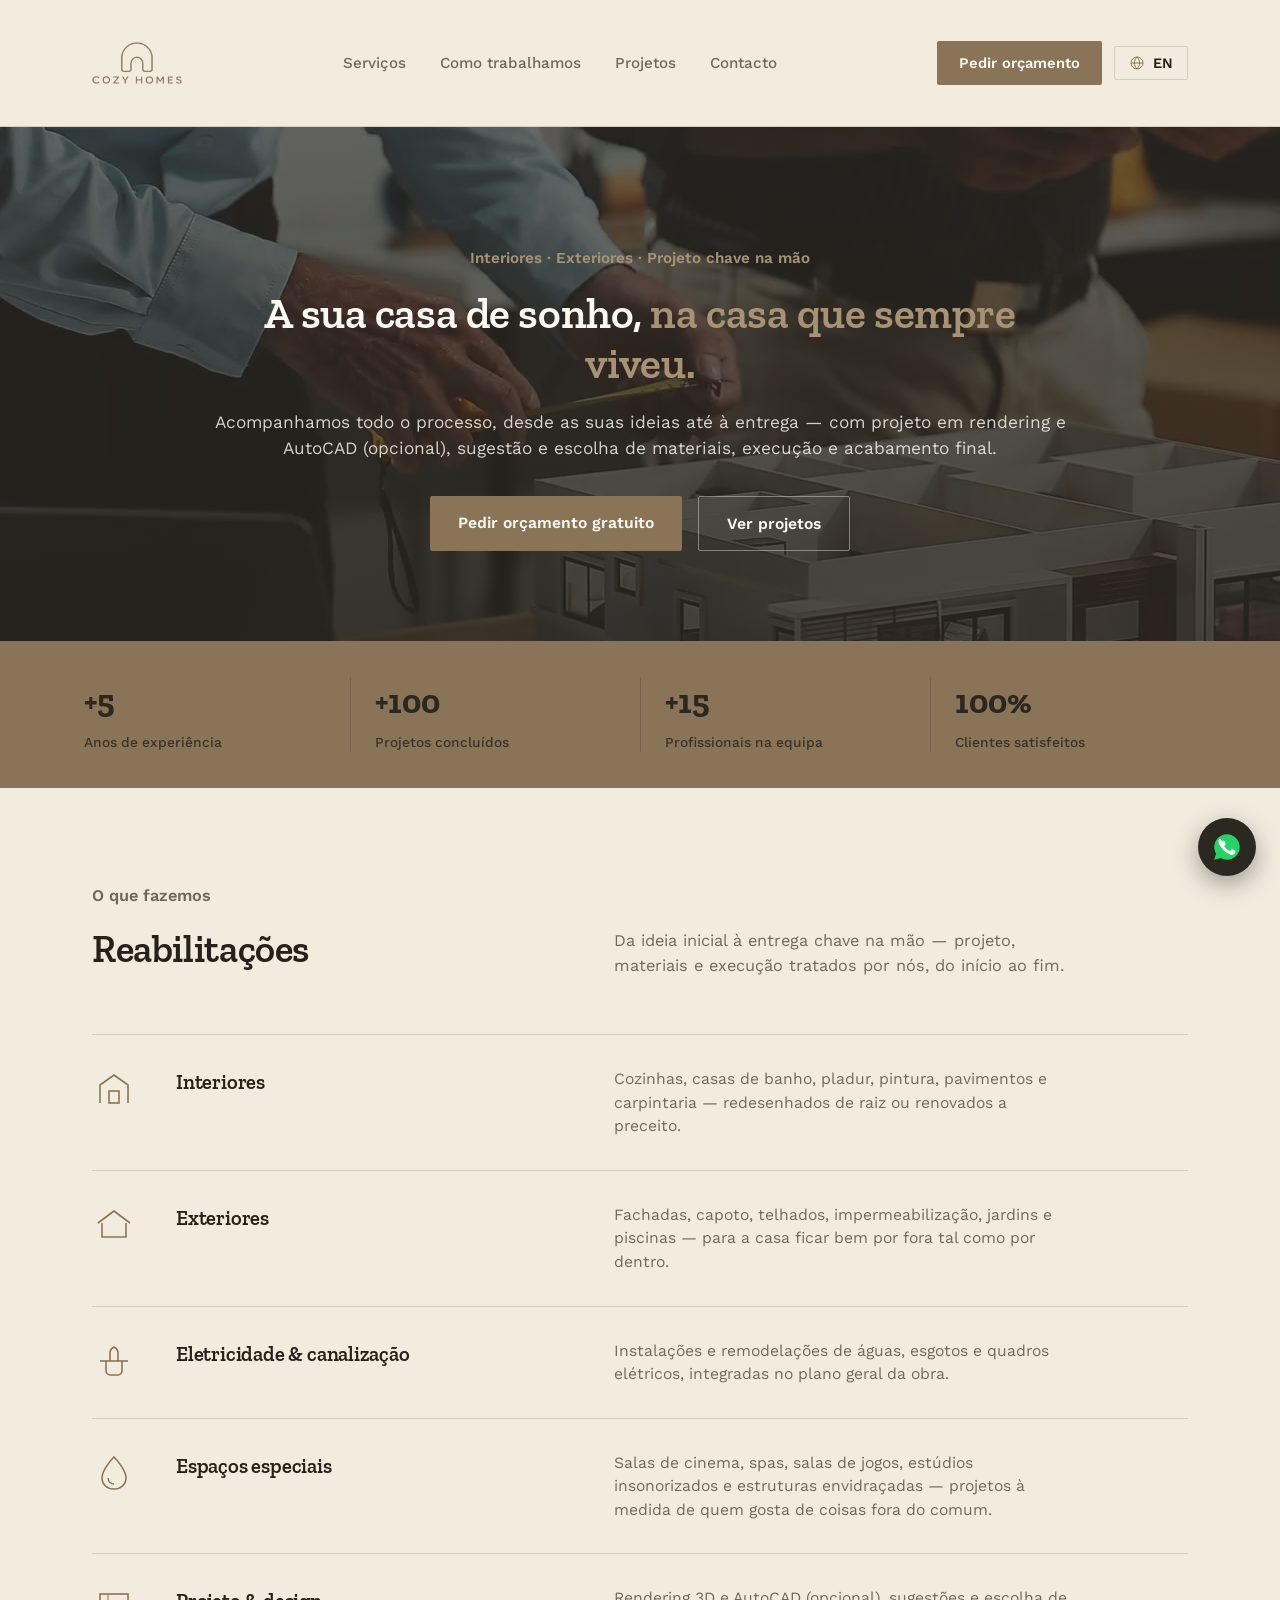
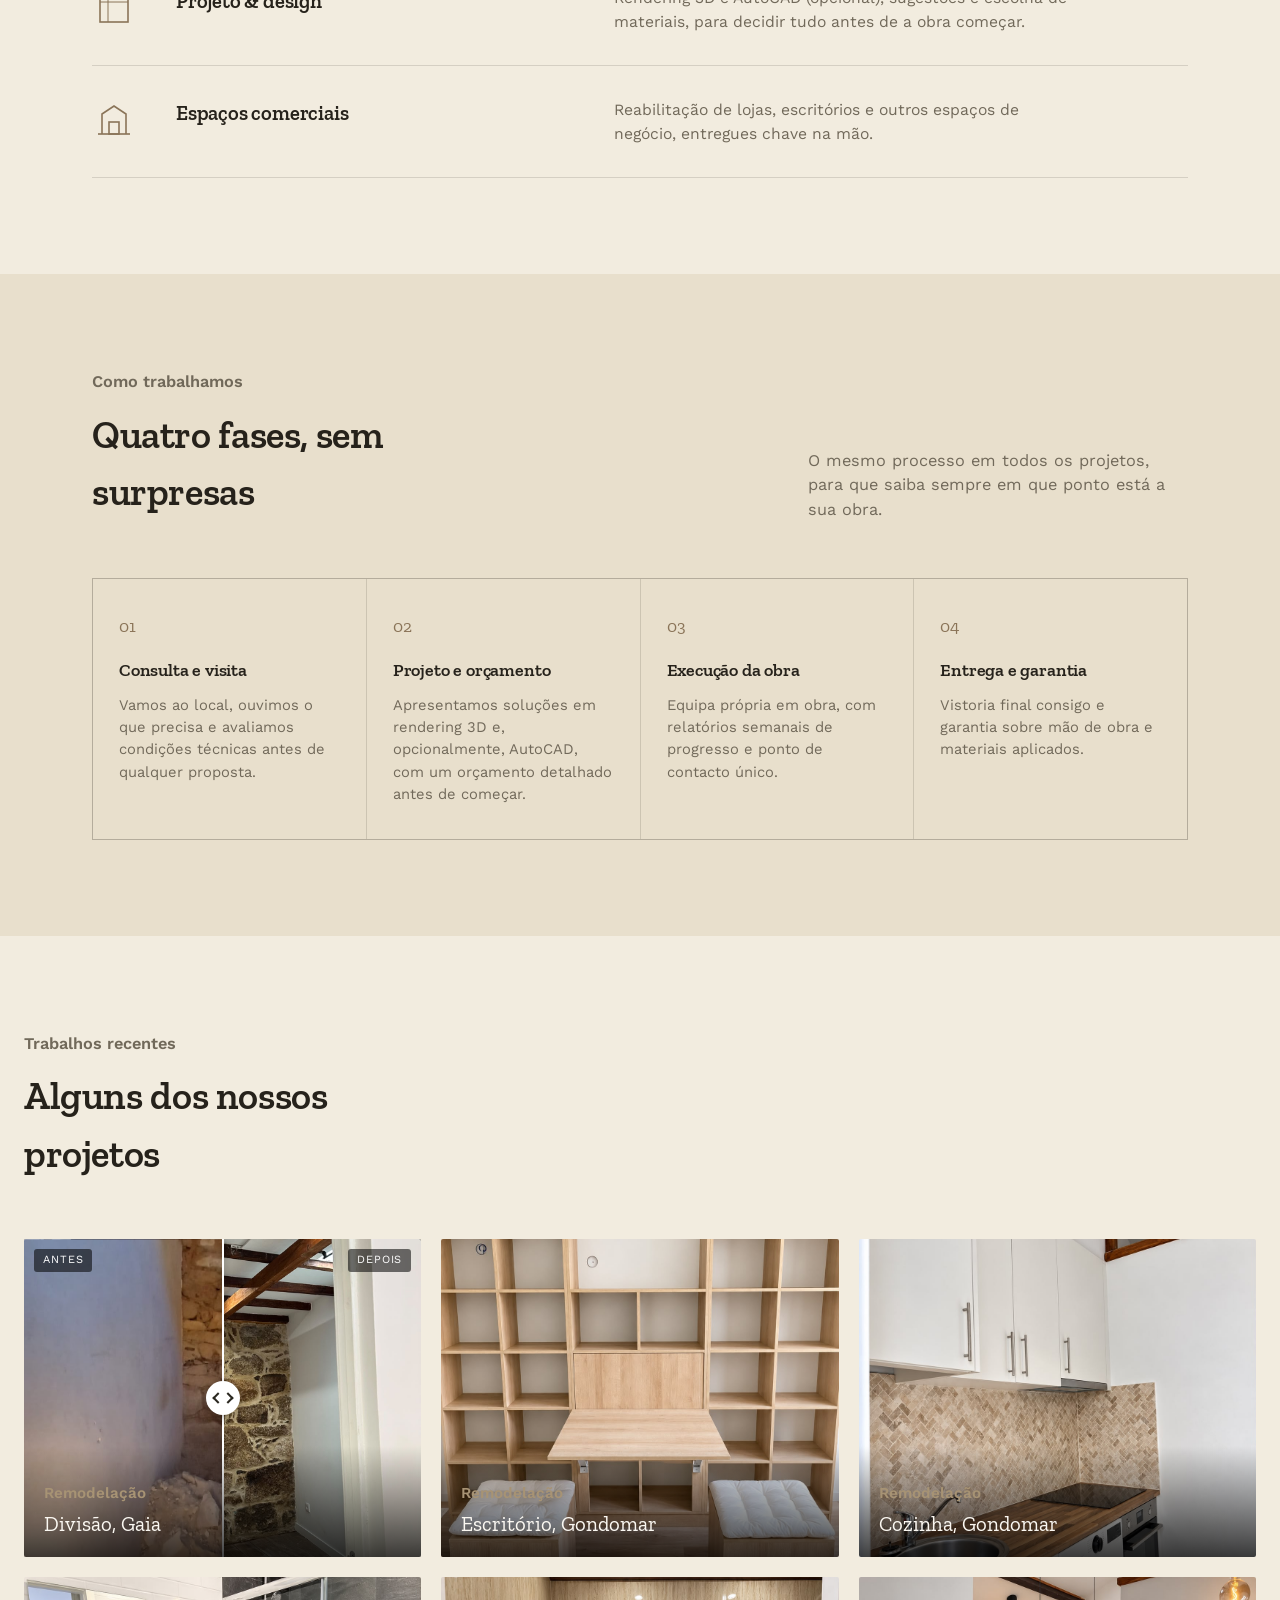
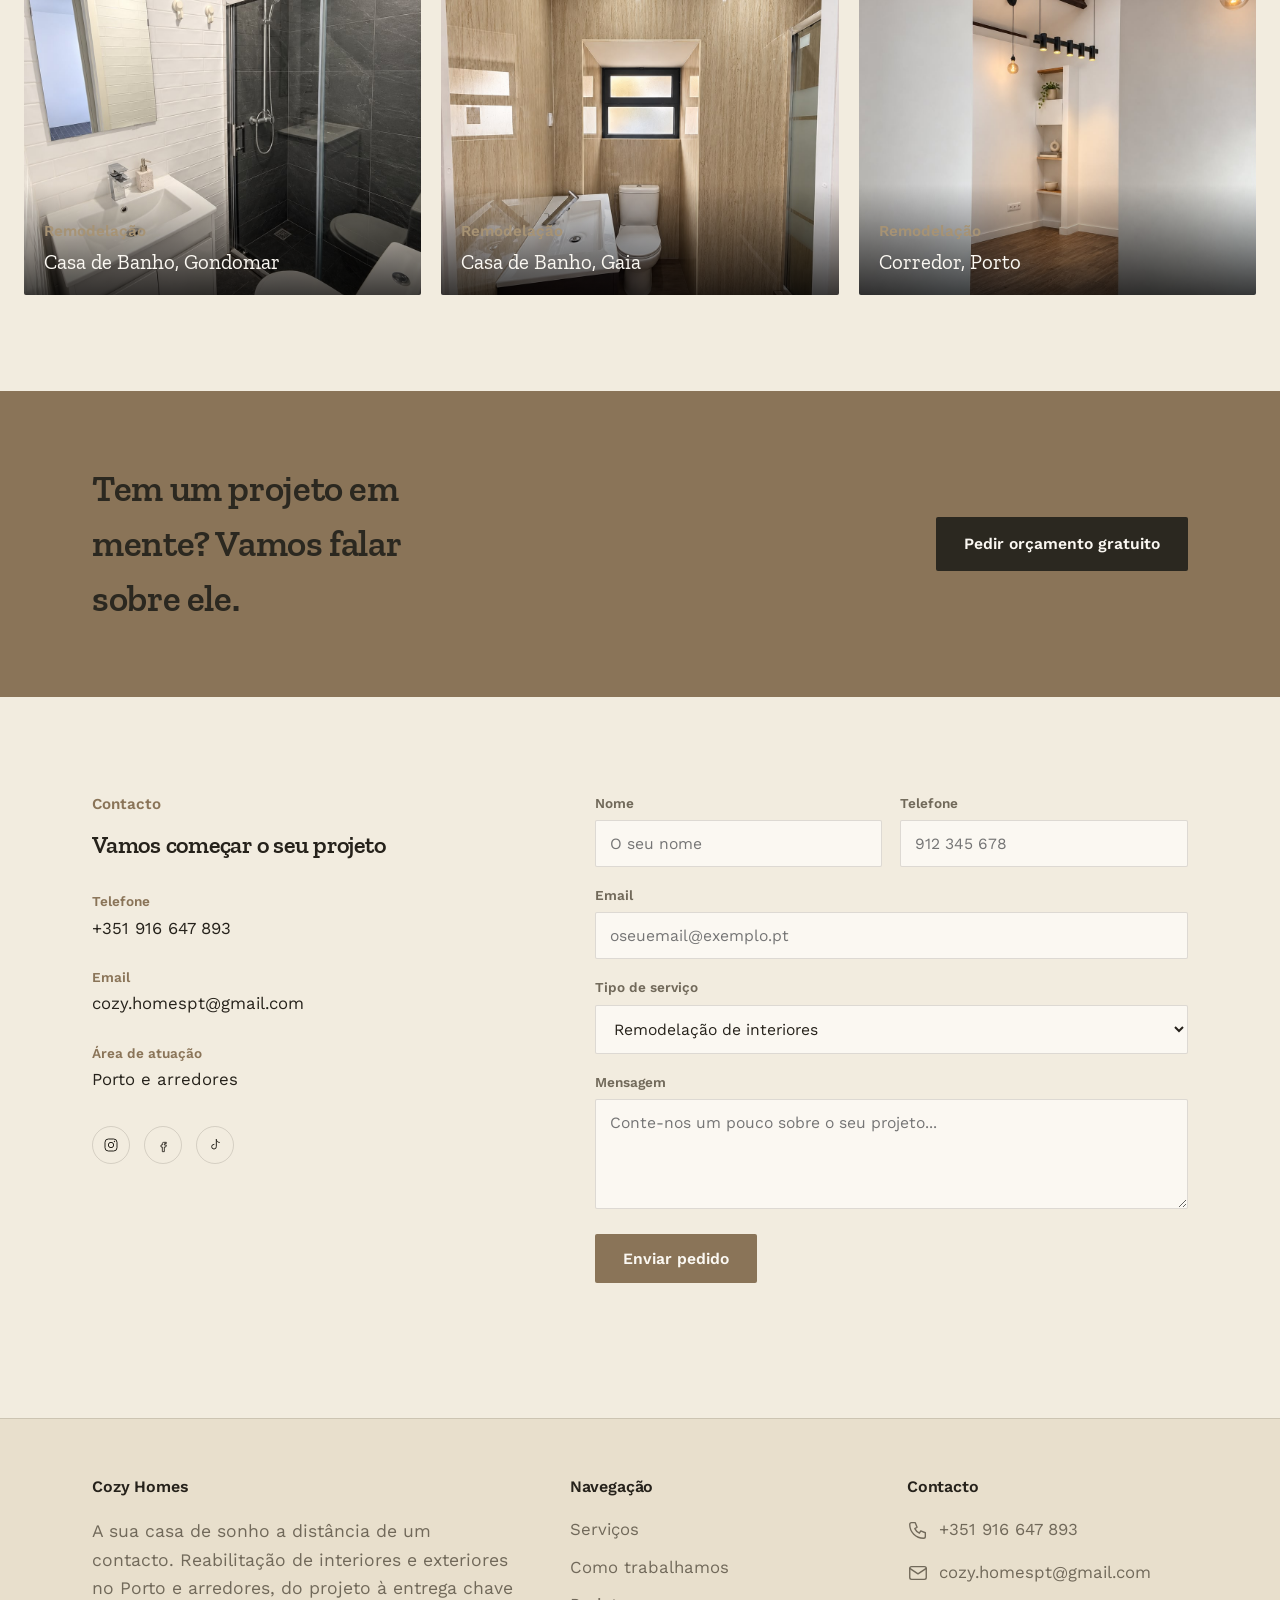
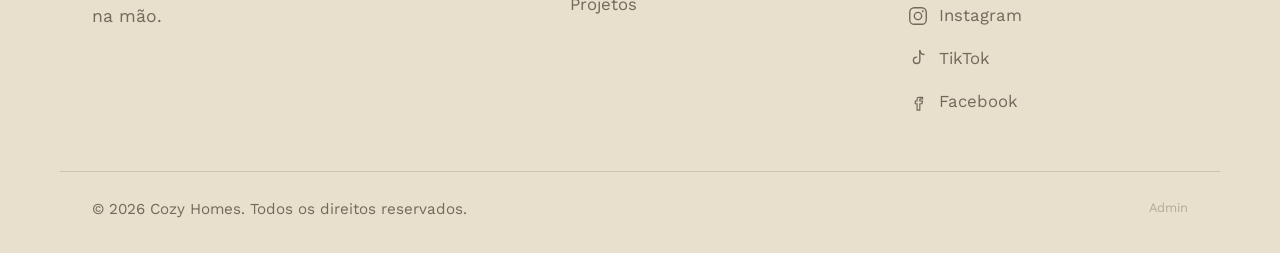
<file: index.html>
<!DOCTYPE html>
<html lang="pt-PT">
<head>
<!--
  ============================================================================
  Cozy Homes — index.html
  ----------------------------------------------------------------------------
  HOW THE LANGUAGE SWITCH (PT / EN) WORKS
  - The Portuguese text is written directly in this file (it is the default
    language and what search engines see).
  - The English text lives in script.js, inside `translations.en`.
  - To make a piece of text translatable, add a data-i18n="some.key" attribute
    to its element, then add the same key to `translations.en` in script.js.

  Available attributes:
    data-i18n              -> replaces the element's text
    data-i18n-html         -> replaces the element's HTML (use when it has <em>, <strong>...)
    data-i18n-placeholder  -> replaces the placeholder of an input/textarea
    data-i18n-aria         -> replaces the aria-label
    data-i18n-alt          -> replaces the alt text of an image
  ============================================================================
-->
<meta charset="UTF-8">
<meta name="viewport" content="width=device-width, initial-scale=1, viewport-fit=cover">

<!-- Page title and description (also translated by script.js) -->
<title>Cozy Homes — Remodelação e Construção</title>
<meta name="description" content="Cozy Homes — remodelação e construção de interiores e exteriores no Porto e arredores. Projeto em rendering e AutoCAD, execução e entrega chave na mão.">

<!-- Fonts: Zilla Slab (headings) + Work Sans (body) -->
<link rel="preconnect" href="https://fonts.googleapis.com">
<link rel="preconnect" href="https://fonts.gstatic.com" crossorigin>
<link href="https://fonts.googleapis.com/css2?family=Zilla+Slab:wght@400;500;600;700&family=Work+Sans:wght@400;500;600;700&display=swap" rel="stylesheet">

<!-- Main stylesheet -->
<link rel="stylesheet" href="styles.css">
</head>
<body>


<!-- ==========================================================================
     HEADER / NAVIGATION
     ========================================================================== -->
<header>
  <nav class="nav">

    <!-- Logo -->
    <a href="#top" class="logo">
      <img src="assets/images/cozy-homes-logo.png" alt="Cozy Homes">
    </a>

    <!-- Main menu (becomes a dropdown on tablet/mobile, toggled by script.js) -->
    <ul class="nav-links" id="navLinks">
      <li><a href="#servicos" data-i18n="nav.services">Serviços</a></li>
      <li><a href="#processo" data-i18n="nav.process">Como trabalhamos</a></li>
      <li><a href="#projetos" data-i18n="nav.projects">Projetos</a></li>
      <li><a href="#contacto" data-i18n="nav.contact">Contacto</a></li>
    </ul>

    <!-- Right-hand group: quote button, language switch, hamburger -->
    <div class="nav-actions">
      <a href="#contacto" class="nav-cta" data-i18n="nav.cta">Pedir orçamento</a>

      <!-- Language switch: shows the language you will switch TO -->
      <button type="button" class="lang-switch" id="langToggle"
              data-i18n-aria="lang.switch" aria-label="Mudar idioma para inglês">
        <svg viewBox="0 0 24 24" fill="none" aria-hidden="true"><circle cx="12" cy="12" r="9" stroke="currentColor" stroke-width="1.5"/><path d="M3 12h18M12 3c2.5 2.7 3.8 5.7 3.8 9s-1.3 6.3-3.8 9c-2.5-2.7-3.8-5.7-3.8-9S9.5 5.7 12 3z" stroke="currentColor" stroke-width="1.5" stroke-linejoin="round"/></svg>
        <span data-i18n="lang.button">EN</span>
      </button>

      <!-- Hamburger button (only visible on tablet/mobile) -->
      <button class="nav-toggle" id="navToggle" data-i18n-aria="nav.openMenu" aria-label="Abrir menu" aria-expanded="false" aria-controls="navLinks">
        <svg viewBox="0 0 24 24" fill="none"><path d="M3 6h18M3 12h18M3 18h18" stroke="currentColor" stroke-width="1.8" stroke-linecap="round"/></svg>
      </button>
    </div>

  </nav>
</header>


<!-- ==========================================================================
     HERO (video background + headline + stats bar)
     ========================================================================== -->
<section class="hero" id="top">

  <!-- Background video with dark overlay -->
  <div class="hero-video-bg" aria-hidden="true">
    <video class="hero-video" autoplay loop muted playsinline poster="assets/images/hero-poster.jpg">
      <source src="assets/images/hero-video.mp4" type="video/mp4">
    </video>
    <div class="hero-overlay"></div>
  </div>

  <!-- Headline and call-to-action buttons -->
  <div class="wrap hero-inner">
    <div>
      <p class="hero-eyebrow" data-i18n="hero.eyebrow">Interiores · Exteriores · Projeto chave na mão</p>
      <h1 data-i18n-html="hero.title">A sua casa de sonho, <em>na casa que sempre viveu.</em></h1>
      <p class="lede" data-i18n="hero.lede">Acompanhamos todo o processo, desde as suas ideias até à entrega — com projeto em rendering e AutoCAD (opcional), sugestão e escolha de materiais, execução e acabamento final.</p>
      <div class="hero-actions">
        <a href="#contacto" class="btn-primary" data-i18n="hero.ctaPrimary">Pedir orçamento gratuito</a>
        <a href="#projetos" class="btn-ghost" data-i18n="hero.ctaSecondary">Ver projetos</a>
      </div>
    </div>
  </div>

  <!-- Stats bar -->
  <div class="stats">
    <div class="wrap stats-inner">
      <div class="stat"><div class="num">+5</div><div class="label" data-i18n="stats.years">Anos de experiência</div></div>
      <div class="stat"><div class="num">+100</div><div class="label" data-i18n="stats.projects">Projetos concluídos</div></div>
      <div class="stat"><div class="num">+15</div><div class="label" data-i18n="stats.team">Profissionais na equipa</div></div>
      <div class="stat"><div class="num">100%</div><div class="label" data-i18n="stats.clients">Clientes satisfeitos</div></div>
    </div>
  </div>
</section>


<!-- ==========================================================================
     SERVICES
     ========================================================================== -->
<section id="servicos">
  <div class="wrap">

    <!-- Section heading -->
    <div class="section-head">
      <div>
        <p class="section-tag" data-i18n="services.tag">O que fazemos</p>
        <h2 data-i18n="services.title">Reabilitações</h2>
      </div>
      <p data-i18n="services.intro">Da ideia inicial à entrega chave na mão — projeto, materiais e execução tratados por nós, do início ao fim.</p>
    </div>

    <!-- Services list -->
    <div class="services-list">

      <!-- Interiors -->
      <div class="service-row">
        <svg class="icon" viewBox="0 0 44 44" fill="none"><path d="M8 36V18L22 8L36 18V36" stroke="currentColor" stroke-width="1.6"/><rect x="17" y="24" width="10" height="12" stroke="currentColor" stroke-width="1.6"/></svg>
        <h3 data-i18n="services.interiors.title">Interiores</h3>
        <p data-i18n="services.interiors.text">Cozinhas, casas de banho, pladur, pintura, pavimentos e carpintaria — redesenhados de raiz ou renovados a preceito.</p>
      </div>

      <!-- Exteriors -->
      <div class="service-row">
        <svg class="icon" viewBox="0 0 44 44" fill="none"><path d="M6 20L22 8L38 20" stroke="currentColor" stroke-width="1.6" stroke-linejoin="round"/><path d="M10 20V34H34V20" stroke="currentColor" stroke-width="1.6"/></svg>
        <h3 data-i18n="services.exteriors.title">Exteriores</h3>
        <p data-i18n="services.exteriors.text">Fachadas, capoto, telhados, impermeabilização, jardins e piscinas — para a casa ficar bem por fora tal como por dentro.</p>
      </div>

      <!-- Electrical & plumbing -->
      <div class="service-row">
        <svg class="icon" viewBox="0 0 44 44" fill="none"><path d="M8 22H36" stroke="currentColor" stroke-width="1.6"/><path d="M14 22V32C14 34 16 36 18 36H26C28 36 30 34 30 32V22" stroke="currentColor" stroke-width="1.6"/><path d="M18 22V14C18 10 22 8 22 8C22 8 26 10 26 14V22" stroke="currentColor" stroke-width="1.6"/></svg>
        <h3 data-i18n="services.utilities.title">Eletricidade &amp; canalização</h3>
        <p data-i18n="services.utilities.text">Instalações e remodelações de águas, esgotos e quadros elétricos, integradas no plano geral da obra.</p>
      </div>

      <!-- Special spaces -->
      <div class="service-row">
        <svg class="icon" viewBox="0 0 44 44" fill="none"><path d="M22 6C22 6 10 18 10 27C10 33.6 15.4 38 22 38C28.6 38 34 33.6 34 27C34 18 22 6 22 6Z" stroke="currentColor" stroke-width="1.6"/><path d="M16 27C16 30.3 18.7 33 22 33" stroke="currentColor" stroke-width="1.4"/></svg>
        <h3 data-i18n="services.special.title">Espaços especiais</h3>
        <p data-i18n="services.special.text">Salas de cinema, spas, salas de jogos, estúdios insonorizados e estruturas envidraçadas — projetos à medida de quem gosta de coisas fora do comum.</p>
      </div>

      <!-- Design -->
      <div class="service-row">
        <svg class="icon" viewBox="0 0 44 44" fill="none"><rect x="8" y="8" width="28" height="28" stroke="currentColor" stroke-width="1.6"/><path d="M8 16H36M16 8V36" stroke="currentColor" stroke-width="1"/></svg>
        <h3 data-i18n="services.design.title">Projeto &amp; design</h3>
        <p data-i18n="services.design.text">Rendering 3D e AutoCAD (opcional), sugestões e escolha de materiais, para decidir tudo antes de a obra começar.</p>
      </div>

      <!-- Commercial spaces -->
      <div class="service-row">
        <svg class="icon" viewBox="0 0 44 44" fill="none"><path d="M6 36H38" stroke="currentColor" stroke-width="1.6"/><path d="M10 36V16L22 8L34 16V36" stroke="currentColor" stroke-width="1.6"/><rect x="17" y="24" width="10" height="12" stroke="currentColor" stroke-width="1.6"/></svg>
        <h3 data-i18n="services.commercial.title">Espaços comerciais</h3>
        <p data-i18n="services.commercial.text">Reabilitação de lojas, escritórios e outros espaços de negócio, entregues chave na mão.</p>
      </div>

    </div>
  </div>
</section>


<!-- ==========================================================================
     PROCESS (4 steps)
     ========================================================================== -->
<section class="process" id="processo">
  <div class="wrap">

    <!-- Section heading -->
    <div class="section-head">
      <div>
        <p class="section-tag" data-i18n="process.tag">Como trabalhamos</p>
        <h2 data-i18n="process.title">Quatro fases, sem surpresas</h2>
      </div>
      <p data-i18n="process.intro">O mesmo processo em todos os projetos, para que saiba sempre em que ponto está a sua obra.</p>
    </div>

    <!-- Steps -->
    <div class="steps">
      <div class="step">
        <div class="step-num">01</div>
        <h3 data-i18n="process.step1.title">Consulta e visita</h3>
        <p data-i18n="process.step1.text">Vamos ao local, ouvimos o que precisa e avaliamos condições técnicas antes de qualquer proposta.</p>
      </div>
      <div class="step">
        <div class="step-num">02</div>
        <h3 data-i18n="process.step2.title">Projeto e orçamento</h3>
        <p data-i18n="process.step2.text">Apresentamos soluções em rendering 3D e, opcionalmente, AutoCAD, com um orçamento detalhado antes de começar.</p>
      </div>
      <div class="step">
        <div class="step-num">03</div>
        <h3 data-i18n="process.step3.title">Execução da obra</h3>
        <p data-i18n="process.step3.text">Equipa própria em obra, com relatórios semanais de progresso e ponto de contacto único.</p>
      </div>
      <div class="step">
        <div class="step-num">04</div>
        <h3 data-i18n="process.step4.title">Entrega e garantia</h3>
        <p data-i18n="process.step4.text">Vistoria final consigo e garantia sobre mão de obra e materiais aplicados.</p>
      </div>
    </div>

  </div>
</section>


<!-- ==========================================================================
     PROJECTS (photo cards)
     - Cards with class "ba" have a before/after slider (logic in script.js)
     - Normal cards show a single photo
     ========================================================================== -->
<section id="projetos">
  <div class="wrap">

    <!-- Section heading -->
    <div class="section-head">
      <div>
        <p class="section-tag" data-i18n="projects.tag">Trabalhos recentes</p>
        <h2 data-i18n="projects.title">Alguns dos nossos projetos</h2>
      </div>
    </div>

    <div class="projects-grid">

      <!-- CARD 1 (before/after slider) -->
      <div class="project-tile ba" style="--pos:50%">
        <img class="ba-after" src="assets/images/cardsImage/depois1.jpeg" alt="Cozinha depois da remodelação" data-i18n-alt="tile1.altAfter" loading="lazy">
        <img class="ba-before" src="assets/images/cardsImage/antes1.jpeg" alt="Cozinha antes da remodelação" data-i18n-alt="tile1.altBefore" loading="lazy">
        <span class="ba-tag ba-tag-before" data-i18n="tile.before">Antes</span>
        <span class="ba-tag ba-tag-after" data-i18n="tile.after">Depois</span>
        <div class="ba-line"><span></span></div>
        <input class="ba-range" type="range" min="0" max="100" value="50" aria-label="Comparar antes e depois: Cozinha, Matosinhos" data-i18n-aria="tile1.slider">
        <div class="tile-label">
          <div class="cat" data-i18n="tile.renovation">Remodelação</div>
          <div class="name" data-i18n="tile1.name">Divisão, Gaia</div>
        </div>
      </div>

      <!-- CARD 2 -->
      <div class="project-tile">
        <img src="assets/images/cardsImage/armario1.jpeg" alt="Armário remodelado" data-i18n-alt="tile2.alt" loading="lazy">
        <div class="tile-label">
          <div class="cat" data-i18n="tile.renovation">Remodelação</div>
          <div class="name" data-i18n="tile2.name">Escritório, Gondomar</div>
        </div>
      </div>

      <!-- CARD 3 -->
      <div class="project-tile">
        <img src="assets/images/cardsImage/cozinha1.jpeg" alt="Cozinha remodelada" data-i18n-alt="tile3.alt" loading="lazy">
        <div class="tile-label">
          <div class="cat" data-i18n="tile.renovation">Remodelação</div>
          <div class="name" data-i18n="tile3.name">Cozinha, Gondomar</div>
        </div>
      </div>

      <!-- CARD 4 -->
      <div class="project-tile">
        <img src="assets/images/cardsImage/casabanho1.jpeg" alt="Casa de banho remodelada" data-i18n-alt="tile4.alt" loading="lazy">
        <div class="tile-label">
          <div class="cat" data-i18n="tile.renovation">Remodelação</div>
          <div class="name" data-i18n="tile4.name">Casa de Banho, Gondomar</div>
        </div>
      </div>

      <!-- CARD 5 -->
      <div class="project-tile">
        <img src="assets/images/cardsImage/casabanho2.jpeg" alt="Casa de banho remodelada" data-i18n-alt="tile5.alt" loading="lazy">
        <div class="tile-label">
          <div class="cat" data-i18n="tile.renovation">Remodelação</div>
          <div class="name" data-i18n="tile5.name">Casa de Banho, Gaia</div>
        </div>
      </div>

      <!-- CARD 6 -->
      <div class="project-tile">
        <img src="assets/images/cardsImage/corredor1.jpeg" alt="Corredor remodelado" data-i18n-alt="tile6.alt" loading="lazy">
        <div class="tile-label">
          <div class="cat" data-i18n="tile.renovation">Remodelação</div>
          <div class="name" data-i18n="tile6.name">Corredor, Porto</div>
        </div>
      </div>

    </div>
  </div>
</section>


<!-- ==========================================================================
     CALL-TO-ACTION BANNER
     ========================================================================== -->
<div class="cta-banner">
  <div class="wrap cta-inner">
    <h2 data-i18n="cta.title">Tem um projeto em mente? Vamos falar sobre ele.</h2>
    <a href="#contacto" class="btn-primary" data-i18n="cta.button">Pedir orçamento gratuito</a>
  </div>
</div>


<!-- ==========================================================================
     CONTACT (info on the left, form on the right)
     ========================================================================== -->
<section id="contacto">
  <div class="wrap contact-grid">

    <!-- Contact info + social icons -->
    <div class="contact-info">
      <p class="section-tag" data-i18n="contact.tag">Contacto</p>
      <h2 data-i18n="contact.title">Vamos começar o seu projeto</h2>

      <dl>
        <div><dt data-i18n="contact.phone">Telefone</dt><dd><a href="tel:+351916647893">+351 916 647 893</a></dd></div>
        <div><dt data-i18n="contact.email">Email</dt><dd><a href="mailto:cozy.homespt@gmail.com">cozy.homespt@gmail.com</a></dd></div>
        <div><dt data-i18n="contact.area">Área de atuação</dt><dd data-i18n="contact.areaValue">Porto e arredores</dd></div>
      </dl>

      <div class="socials" data-i18n-aria="contact.social" aria-label="Redes sociais">
        <!-- Instagram -->
        <a href="https://www.instagram.com/cozyhomespt" target="_blank" rel="noopener" aria-label="Instagram"><svg viewBox="0 0 24 24" fill="none"><rect x="3" y="3" width="18" height="18" rx="5" stroke="currentColor" stroke-width="1.5"/><circle cx="12" cy="12" r="4" stroke="currentColor" stroke-width="1.5"/><circle cx="17.2" cy="6.8" r="1" fill="currentColor"/></svg></a>
        <!-- Facebook -->
        <a href="https://www.facebook.com/share/1CEKgiKhoP/" target="_blank" rel="noopener" aria-label="Facebook"><svg viewBox="0 0 24 24" fill="none"><path d="M15 8h-2a2 2 0 0 0-2 2v2H9v3h2v7h3v-7h2.2L17 12h-3v-1.6c0-.4.3-.7.7-.7H17V8h-2z" stroke="currentColor" stroke-width="1.3" stroke-linejoin="round"/></svg></a>
        <!-- TikTok -->
        <a href="https://www.tiktok.com/@cozy.homespt?_r=1&amp;_t=ZG-9APbuw4ffcG" target="_blank" rel="noopener" aria-label="TikTok"><svg viewBox="0 0 24 24" fill="none"><path d="M14 4v10.5a3.5 3.5 0 1 1-3.5-3.5" stroke="currentColor" stroke-width="1.5" stroke-linecap="round" stroke-linejoin="round"/><path d="M14 4c.3 2.3 1.9 4 4.5 4.2" stroke="currentColor" stroke-width="1.5" stroke-linecap="round" stroke-linejoin="round"/></svg></a>
      </div>
    </div>

    <!-- Contact form (sent to Formspree via script.js) -->
    <form class="contact-form" id="contactForm" action="https://formspree.io/f/xgavdyek" method="POST" novalidate>

      <!-- Hidden fields: email subject, spam trap (honeypot) and chosen language -->
      <input type="hidden" name="_subject" value="Novo pedido de orçamento — Cozy Homes">
      <input type="text" name="_gotcha" tabindex="-1" autocomplete="off" style="display:none" aria-hidden="true">
      <input type="hidden" name="idioma" id="langField" value="pt">

      <!-- Name + phone -->
      <div class="form-row">
        <div>
          <label for="nome" data-i18n="form.name">Nome</label>
          <input id="nome" name="nome" type="text" placeholder="O seu nome" data-i18n-placeholder="form.namePlaceholder" required>
        </div>
        <div>
          <label for="telefone" data-i18n="form.phone">Telefone</label>
          <input id="telefone" name="telefone" type="tel" placeholder="912 345 678">
        </div>
      </div>

      <!-- Email -->
      <div>
        <label for="email" data-i18n="form.email">Email</label>
        <input id="email" name="email" type="email" placeholder="oseuemail@exemplo.pt" data-i18n-placeholder="form.emailPlaceholder" required>
      </div>

      <!-- Service type (values stay in Portuguese so you always receive the same wording) -->
      <div>
        <label for="servico" data-i18n="form.service">Tipo de serviço</label>
        <select id="servico" name="servico">
          <option value="Remodelação de interiores" data-i18n="form.opt1">Remodelação de interiores</option>
          <option value="Construção nova / ampliação" data-i18n="form.opt2">Construção nova / ampliação</option>
          <option value="Acabamentos &amp; pintura" data-i18n="form.opt3">Acabamentos &amp; pintura</option>
          <option value="Canalização &amp; eletricidade" data-i18n="form.opt4">Canalização &amp; eletricidade</option>
          <option value="Telhados &amp; impermeabilização" data-i18n="form.opt5">Telhados &amp; impermeabilização</option>
          <option value="Outro" data-i18n="form.opt6">Outro</option>
        </select>
      </div>

      <!-- Message -->
      <div>
        <label for="mensagem" data-i18n="form.message">Mensagem</label>
        <textarea id="mensagem" name="mensagem" placeholder="Conte-nos um pouco sobre o seu projeto..." data-i18n-placeholder="form.messagePlaceholder"></textarea>
      </div>

      <!-- Submit button + status message (success / error) -->
      <button type="submit" class="btn-primary" id="formBtn" data-i18n="form.submit">Enviar pedido</button>
      <p class="form-status" id="formStatus" role="status" aria-live="polite"></p>
    </form>

  </div>
</section>


<!-- ==========================================================================
     FOOTER (3 columns: about | navigation | contact)
     ========================================================================== -->
<footer>
  <div class="wrap footer-top">
    <div class="footer-links">

      <!-- Column 1: about -->
      <div>
        <h4>Cozy Homes</h4>
        <p data-i18n="footer.about">A sua casa de sonho a distância de um contacto. Reabilitação de interiores e exteriores no Porto e arredores, do projeto à entrega chave na mão.</p>
      </div>

      <!-- Column 2: navigation -->
      <div>
        <h4 data-i18n="footer.navigation">Navegação</h4>
        <ul>
          <li><a href="#servicos" data-i18n="nav.services">Serviços</a></li>
          <li><a href="#processo" data-i18n="nav.process">Como trabalhamos</a></li>
          <li><a href="#projetos" data-i18n="nav.projects">Projetos</a></li>
        </ul>
      </div>

      <!-- Column 3: contact + social networks -->
      <div>
        <h4 data-i18n="footer.contact">Contacto</h4>
        <ul>
          <!-- Phone -->
          <li>
            <a href="tel:+351916647893" class="footer-social">
              <svg viewBox="0 0 24 24" fill="none" aria-hidden="true"><path d="M5 4h4l2 5-2.5 1.5a11 11 0 0 0 5 5L15 13l5 2v4a2 2 0 0 1-2 2A15 15 0 0 1 3 6a2 2 0 0 1 2-2z" stroke="currentColor" stroke-width="1.5" stroke-linecap="round" stroke-linejoin="round"/></svg>
              +351 916 647 893
            </a>
          </li>
          <!-- Email -->
          <li>
            <a href="mailto:cozy.homespt@gmail.com" class="footer-social">
              <svg viewBox="0 0 24 24" fill="none" aria-hidden="true"><rect x="3" y="5" width="18" height="14" rx="2" stroke="currentColor" stroke-width="1.5"/><path d="M3 7l9 6 9-6" stroke="currentColor" stroke-width="1.5" stroke-linecap="round" stroke-linejoin="round"/></svg>
              cozy.homespt@gmail.com
            </a>
          </li>
          <!-- Instagram -->
          <li>
            <a href="https://www.instagram.com/cozyhomespt" target="_blank" rel="noopener" class="footer-social">
              <svg viewBox="0 0 24 24" fill="none" aria-hidden="true"><rect x="3" y="3" width="18" height="18" rx="5" stroke="currentColor" stroke-width="1.5"/><circle cx="12" cy="12" r="4" stroke="currentColor" stroke-width="1.5"/><circle cx="17.2" cy="6.8" r="1" fill="currentColor"/></svg>
              Instagram
            </a>
          </li>
          <!-- TikTok -->
          <li>
            <a href="https://www.tiktok.com/@cozy.homespt?_r=1&amp;_t=ZG-9APbuw4ffcG" target="_blank" rel="noopener" class="footer-social">
              <svg viewBox="0 0 24 24" fill="none" aria-hidden="true"><path d="M14 4v10.5a3.5 3.5 0 1 1-3.5-3.5" stroke="currentColor" stroke-width="1.5" stroke-linecap="round" stroke-linejoin="round"/><path d="M14 4c.3 2.3 1.9 4 4.5 4.2" stroke="currentColor" stroke-width="1.5" stroke-linecap="round" stroke-linejoin="round"/></svg>
              TikTok
            </a>
          </li>
          <!-- Facebook -->
          <li>
            <a href="https://www.facebook.com/share/1CEKgiKhoP/" target="_blank" rel="noopener" class="footer-social">
              <svg viewBox="0 0 24 24" fill="none" aria-hidden="true"><path d="M15 8h-2a2 2 0 0 0-2 2v2H9v3h2v7h3v-7h2.2L17 12h-3v-1.6c0-.4.3-.7.7-.7H17V8h-2z" stroke="currentColor" stroke-width="1.3" stroke-linejoin="round"/></svg>
              Facebook
            </a>
          </li>
        </ul>
      </div>

    </div>
  </div>

  <!-- Copyright -->
  <div class="wrap footer-bottom">
    <span data-i18n="footer.rights">© 2026 Cozy Homes. Todos os direitos reservados.</span>
    <a href="/admin/orcamento.html" class="admin-link" rel="nofollow">Admin</a>  </div>
</footer>


<!-- ==========================================================================
     WHATSAPP FLOATING BUTTON
     ========================================================================== -->
     <a href="https://wa.me/351916647893?text=Boa%20tarde!%20Gostava%20de%20obter%20mais%20informa%C3%A7%C3%B5es%20sobre%20os%20vossos%20servi%C3%A7os" target="_blank" rel="noopener" class="whatsapp-btn" aria-label="Falar no WhatsApp" data-i18n-aria="whatsapp.label">
      <svg viewBox="0 0 32 32" fill="none"><path d="M16 4C9.4 4 4 9.4 4 16c0 2.2.6 4.3 1.7 6.1L4 28l6.1-1.6C11.8 27.4 13.9 28 16 28c6.6 0 12-5.4 12-12S22.6 4 16 4z" fill="#25D366"/><path d="M11.4 10.6c.3-.6.6-.6.9-.6h.7c.2 0 .5 0 .7.6.3.7 1 2.3 1 2.5.1.2.1.4 0 .6-.1.2-.2.3-.4.5l-.5.6c-.2.2-.4.4-.2.7.2.4 1 1.5 2 2.4 1.3 1.2 2.4 1.6 2.8 1.8.3.1.5.1.7-.1.2-.2.8-1 1.1-1.3.2-.3.5-.2.8-.1.3.1 2 1 2.3 1.1.3.2.5.2.6.4.1.2.1 1-.3 1.9-.4.9-2.1 1.8-2.9 1.8-.8.1-1.4.1-4.7-1.9-3.9-2.4-6.4-6.6-6.6-6.9-.2-.3-1.4-1.9-1.4-3.6 0-1.7.9-2.5 1.2-2.9z" fill="#FFFFFF"/></svg>
    </a>


<!-- Site scripts (menu, language switch, form, before/after sliders) -->
<script src="script.js"></script>

</body>
</html>
</file>
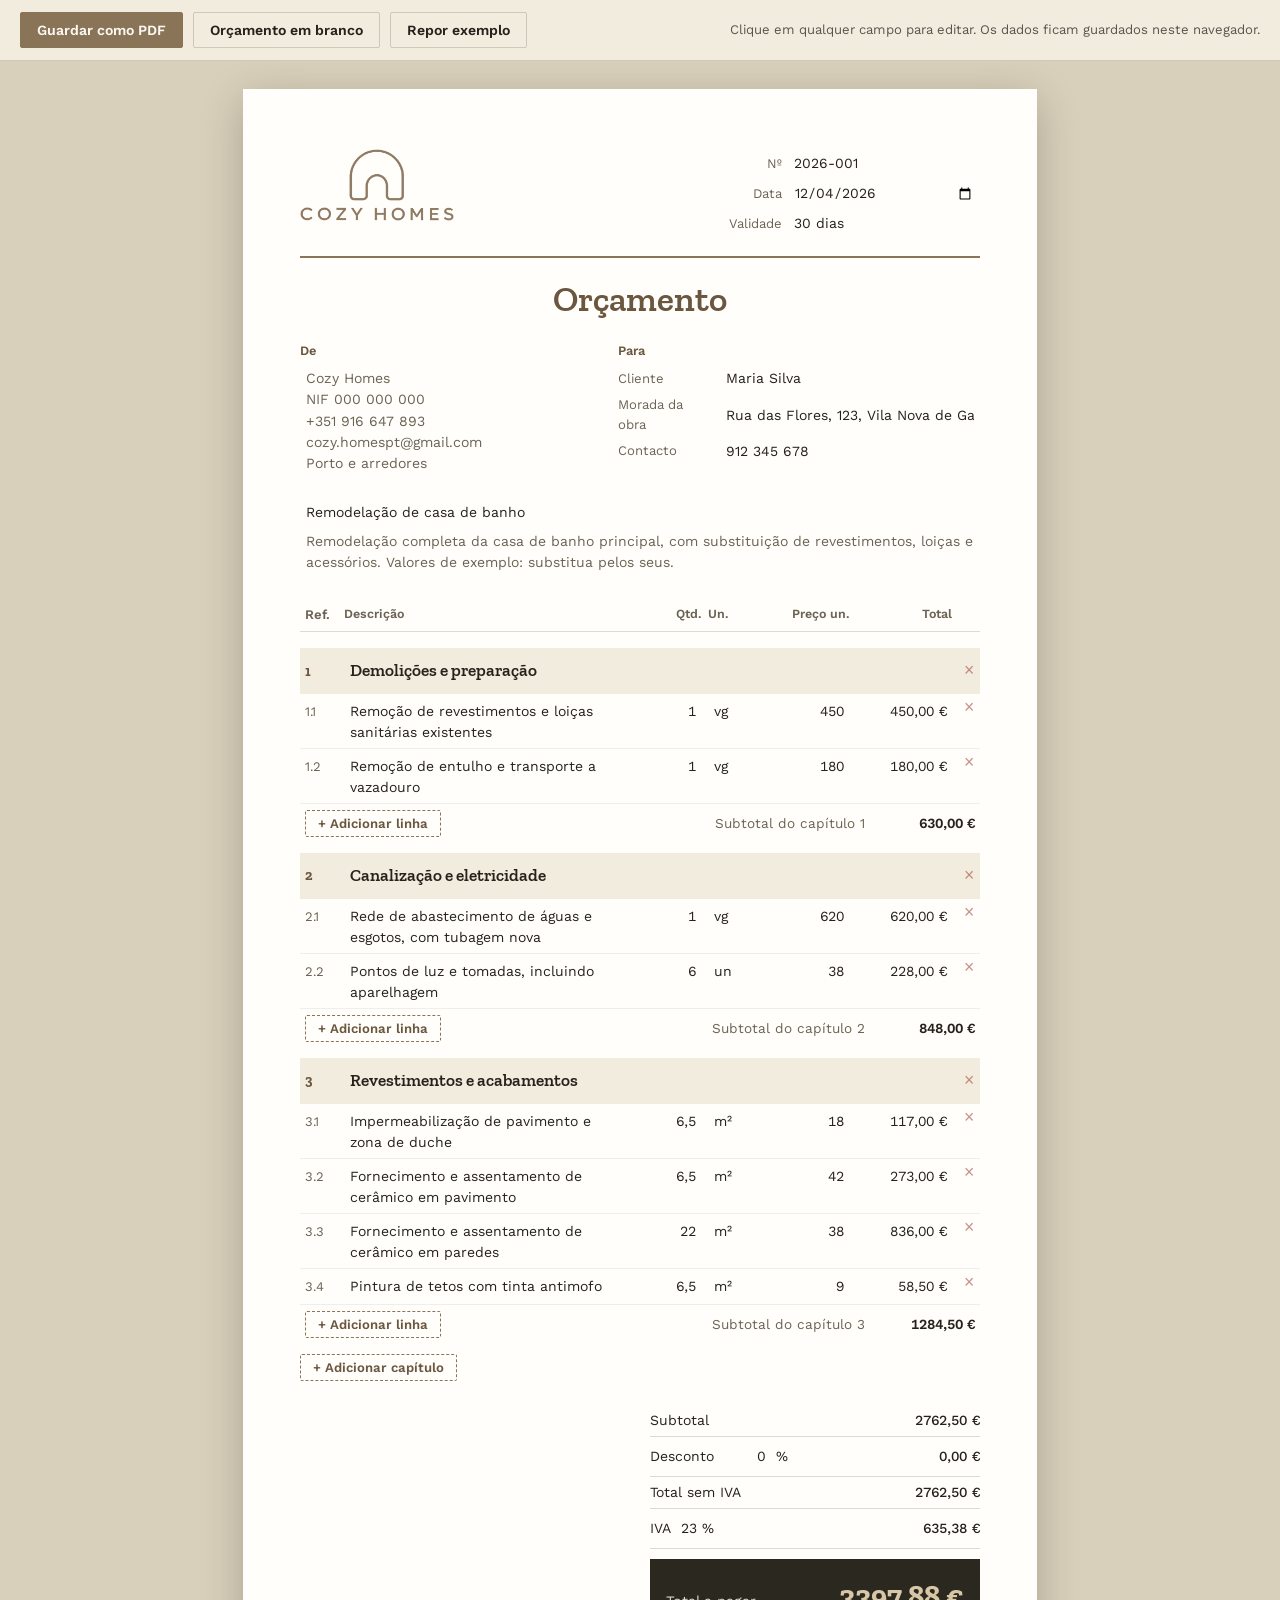
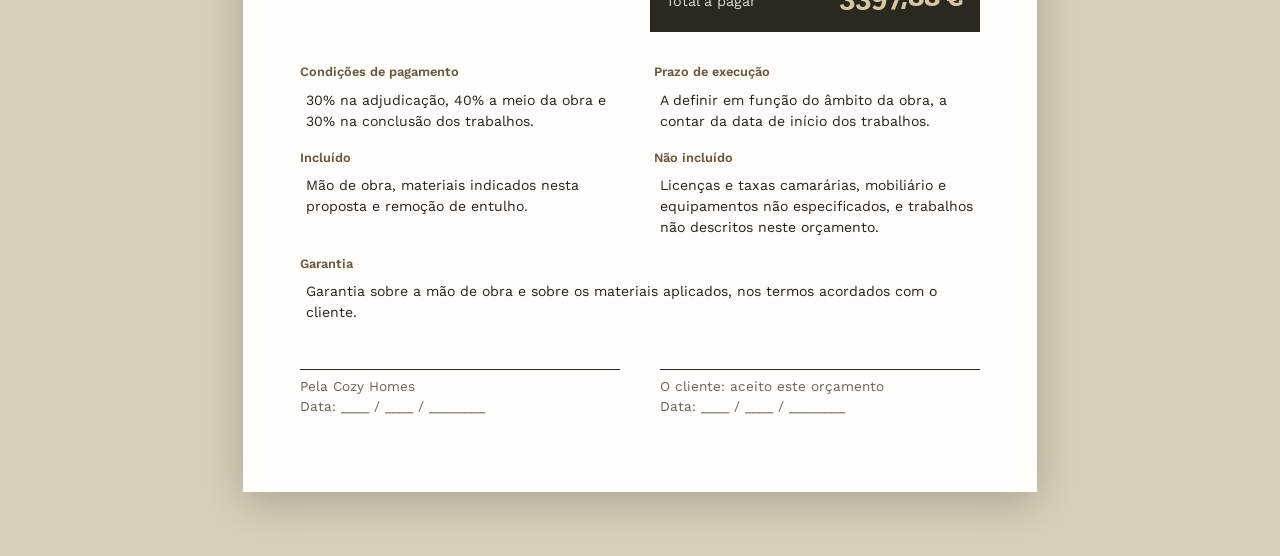
<file: admin/orcamento.html>
<!DOCTYPE html>
<html lang="pt-PT">
<head>
<meta charset="UTF-8">
<meta name="viewport" content="width=device-width, initial-scale=1, viewport-fit=cover">
<meta name="robots" content="noindex, nofollow">
<title>Orçamento — Cozy Homes</title>
<link rel="preconnect" href="https://fonts.googleapis.com">
<link rel="preconnect" href="https://fonts.gstatic.com" crossorigin>
<link href="https://fonts.googleapis.com/css2?family=Zilla+Slab:wght@400;500;600;700&family=Work+Sans:wght@400;500;600&display=swap" rel="stylesheet">
<style>
  :root {
    box-sizing: border-box;
    padding-top: env(safe-area-inset-top, 0px);
    padding-bottom: env(safe-area-inset-bottom, 0px);

    --stage: #D9D0BB;
    --tb: #F2ECDF;
    --tb-ink: #26221B;
    --tb-line: rgba(38, 34, 27, 0.18);

    --ink: #26221B;
    --muted: #6B6354;
    --copper: #8A7458;
    --copper-deep: #6B573F;
    --cream: #F2ECDF;
    --dark: #2B2820;
    --paper: #FFFEFB;
    --line: rgba(38, 34, 27, 0.16);

    --serif: 'Zilla Slab', Georgia, 'Times New Roman', serif;
    --sans: 'Work Sans', -apple-system, BlinkMacSystemFont, 'Segoe UI', sans-serif;
  }

  @media (prefers-color-scheme: dark) {
    :root:not([data-theme="light"]) {
      --stage: #1E1C17;
      --tb: #2B2820;
      --tb-ink: #F2ECDF;
      --tb-line: rgba(242, 236, 223, 0.2);
    }
  }
  :root[data-theme="dark"] {
    --stage: #1E1C17;
    --tb: #2B2820;
    --tb-ink: #F2ECDF;
    --tb-line: rgba(242, 236, 223, 0.2);
  }

  *, *::before, *::after { box-sizing: border-box; }

  html { scroll-padding-top: env(safe-area-inset-top, 0px); }

  body {
    margin: 0;
    background: var(--stage);
    color: var(--ink);
    font-family: var(--sans);
    font-size: 14px;
    line-height: 1.5;
    -webkit-font-smoothing: antialiased;
  }

  :focus-visible { outline: 2px solid var(--copper); outline-offset: 2px; }

  /* ---------- Toolbar (screen only) ---------- */
  .toolbar {
    position: sticky;
    top: env(safe-area-inset-top, 0px);
    z-index: 10;
    display: flex;
    flex-wrap: wrap;
    align-items: center;
    gap: 10px;
    padding: 12px 20px;
    background: var(--tb);
    color: var(--tb-ink);
    border-bottom: 1px solid var(--tb-line);
  }
  .toolbar .hint { margin-left: auto; font-size: 0.82rem; opacity: 0.75; }

  .btn {
    font-family: var(--sans);
    font-size: 0.88rem;
    font-weight: 600;
    padding: 9px 16px;
    border-radius: 2px;
    border: 1px solid var(--tb-line);
    background: transparent;
    color: var(--tb-ink);
    cursor: pointer;
  }
  .btn:hover { border-color: var(--copper); }
  .btn-primary { background: var(--copper); border-color: var(--copper); color: #FBF8F2; }
  .btn-primary:hover { background: #A79374; border-color: #A79374; }

  /* ---------- Stage + sheet ---------- */
  .stage { overflow-x: auto; padding: 28px 16px 64px; }

  .sheet {
    width: 210mm;
    min-height: 297mm;
    margin: 0 auto;
    padding: 16mm 15mm 14mm;
    background: var(--paper);
    color: var(--ink);
    box-shadow: 0 10px 40px rgba(0, 0, 0, 0.22);
  }

  /* ---------- Editable fields ---------- */
  .sheet input,
  .sheet textarea,
  .sheet select {
    font: inherit;
    color: inherit;
    background: transparent;
    border: 1px solid transparent;
    border-radius: 2px;
    padding: 3px 5px;
    margin: 0;
    width: 100%;
  }
  .sheet textarea { resize: none; overflow: hidden; display: block; line-height: 1.5; }
  .sheet input:hover, .sheet textarea:hover, .sheet select:hover { background: rgba(138, 116, 88, 0.08); }
  .sheet input:focus, .sheet textarea:focus, .sheet select:focus {
    background: #fff;
    border-color: var(--copper);
    outline: none;
  }
  .sheet ::placeholder { color: #A39A87; }
  .sheet select { appearance: none; -webkit-appearance: none; cursor: pointer; }

  /* ---------- Header ---------- */
  .doc-head {
    display: flex;
    justify-content: space-between;
    align-items: flex-start;
    gap: 24px;
    padding-bottom: 18px;
    border-bottom: 2px solid var(--copper);
  }
  .brand img { max-height: 72px; max-width: 240px; width: auto; height: auto; display: block; }

  .doc-meta { text-align: right; min-width: 210px; }
  .doc-title { font-family: var(--serif); font-size: 2.2rem; font-weight: 600; line-height: 1.1; color: var(--copper-deep); text-align: center; margin: 22px 0 0; }
  .meta-row { display: grid; grid-template-columns: 74px 1fr; align-items: center; gap: 6px; text-align: left; }
  .meta-row label { color: var(--muted); font-size: 0.82rem; text-align: right; }

  /* ---------- Parties ---------- */
  .parties { display: grid; grid-template-columns: 1fr 1.25fr; gap: 28px; margin-top: 22px; }
  .label { display: block; font-size: 0.8rem; font-weight: 600; color: var(--copper-deep); margin-bottom: 4px; }
  .company textarea { font-size: 0.88rem; color: var(--muted); }
  .field { display: grid; grid-template-columns: 96px 1fr; align-items: center; gap: 6px; margin-bottom: 2px; }
  .field > span { font-size: 0.82rem; color: var(--muted); }

  .work { margin-top: 22px; }
  .work-title { font-family: var(--serif); font-size: 1.35rem; font-weight: 600; }
  .work textarea { color: var(--muted); }

  /* ---------- Lines ---------- */
  .cols, .line {
    display: grid;
    grid-template-columns: 38px minmax(0, 1fr) 64px 48px 88px 96px 22px;
    column-gap: 6px;
    align-items: start;
  }
  .cols {
    margin-top: 24px;
    padding: 6px 0;
    font-size: 0.78rem;
    font-weight: 600;
    color: var(--muted);
    border-bottom: 1px solid var(--line);
  }
  .cols .r, .line .r { text-align: right; }
  .line .r input { text-align: right; font-variant-numeric: tabular-nums; }
  .line .ref, .cols .ref { padding-left: 5px; color: var(--muted); font-size: 0.82rem; }
  .line { padding: 3px 0; border-bottom: 1px solid rgba(38, 34, 27, 0.07); break-inside: avoid; }
  .line .ref { padding-top: 5px; }
  .line .tot { text-align: right; padding: 4px 5px 0 0; font-variant-numeric: tabular-nums; }
  .line .x-cell { text-align: center; }

  .chap { margin-top: 16px; break-inside: auto; }
  .chap-head {
    display: grid;
    grid-template-columns: 38px minmax(0, 1fr) 22px;
    column-gap: 6px;
    align-items: center;
    background: var(--cream);
    padding: 6px 0;
    break-after: avoid;
  }
  .chap-head .ref { padding-left: 5px; font-family: var(--serif); font-weight: 700; color: var(--copper-deep); }
  .chap-title { font-family: var(--serif) !important; font-size: 1.08rem !important; font-weight: 600 !important; }

  .chap-foot { display: flex; align-items: center; justify-content: flex-end; gap: 14px; padding: 6px 5px 0; }
  .chap-foot .add { margin-right: auto; }
  .chap-foot .sub-label { color: var(--muted); font-size: 0.85rem; }
  .chap-foot .sub-val { font-weight: 600; font-variant-numeric: tabular-nums; min-width: 96px; text-align: right; }

  .x {
    border: none;
    background: transparent;
    color: #9A3B2E;
    font-size: 1.1rem;
    line-height: 1;
    cursor: pointer;
    padding: 2px 4px;
    border-radius: 2px;
    opacity: 0.55;
  }
  .x:hover { opacity: 1; background: rgba(154, 59, 46, 0.1); }
  .add {
    border: 1px dashed var(--copper);
    background: transparent;
    color: var(--copper-deep);
    font: 600 0.82rem var(--sans);
    padding: 5px 12px;
    border-radius: 2px;
    cursor: pointer;
  }
  .add:hover { background: rgba(138, 116, 88, 0.1); }
  .add-chap { margin-top: 16px; }

  /* ---------- Summary ---------- */
  .summary-wrap { display: flex; justify-content: flex-end; margin-top: 24px; break-inside: avoid; }
  .summary { width: 330px; }
  .sum-row { display: flex; justify-content: space-between; align-items: center; padding: 5px 0; border-bottom: 1px solid var(--line); gap: 12px; }
  .sum-row .v { font-variant-numeric: tabular-nums; font-weight: 500; }
  .sum-row .inline { display: inline-flex; align-items: center; gap: 4px; }
  .sum-row input.pct { width: 54px; text-align: right; }
  .sum-row select { width: 150px; }
  .sum-row.is-zero { }
  .total-box {
    margin-top: 10px;
    background: var(--dark);
    color: #FBF8F2;
    padding: 14px 16px;
    display: flex;
    justify-content: space-between;
    align-items: baseline;
    gap: 12px;
  }
  .total-box .t-label { font-size: 0.9rem; opacity: 0.85; }
  .total-box .t-val { font-family: var(--serif); font-size: 1.9rem; font-weight: 700; color: #D8C7A6; font-variant-numeric: tabular-nums; }

  /* ---------- Terms ---------- */
  .terms { display: grid; grid-template-columns: 1fr 1fr; gap: 14px 28px; margin-top: 30px; break-inside: avoid; }
  .terms .full { grid-column: 1 / -1; }
  .terms textarea { font-size: 0.88rem; color: var(--ink); }

  /* ---------- Acceptance ---------- */
  .sign { display: grid; grid-template-columns: 1fr 1fr; gap: 40px; margin-top: 44px; break-inside: avoid; }
  .sign .box { border-top: 1px solid var(--ink); padding-top: 6px; font-size: 0.85rem; color: var(--muted); min-height: 70px; }

  /* ---------- Responsive (editing on a phone) ---------- */
  @media (max-width: 860px) {
    .toolbar .hint { margin-left: 0; width: 100%; }
  }

  /* ---------- Print / PDF ---------- */
  @page { size: A4; margin: 14mm 15mm; }
  @media print {
    :root { padding: 0; }
    body { background: #fff; font-size: 12.5px; }
    .toolbar, .noprint { display: none !important; }
    .stage { overflow: visible; padding: 0; }
    .sheet { width: 180mm; max-width: 100%; min-height: 0; margin: 0; padding: 0; box-shadow: none; background: #fff; }
    .sheet input, .sheet textarea, .sheet select { border-color: transparent !important; background: transparent !important; padding-left: 0; padding-right: 0; }
    .sheet ::placeholder { color: transparent; }
    .cols, .line { grid-template-columns: 38px minmax(0, 1fr) 64px 48px 88px 96px; }
    .chap-head { grid-template-columns: 38px minmax(0, 1fr); }
    .sum-row.is-zero { display: none; }
    .total-box { background: #fff !important; color: var(--ink) !important; border: 2px solid var(--dark); }
    .total-box .t-label { opacity: 1; }
    .total-box .t-val { color: var(--copper-deep); }
    .chap-head { background: #fff !important; border-top: 1px solid var(--line); border-bottom: 1px solid var(--line); }
    .doc-head { border-bottom-color: var(--copper); }
    .doc-head, .chap-head, .total-box, .sum-row {
      -webkit-print-color-adjust: exact;
      print-color-adjust: exact;
    }
  }
</style>
</head>
<body>

<div class="toolbar">
  <button class="btn btn-primary" id="btnPrint" type="button">Guardar como PDF</button>
  <button class="btn" id="btnBlank" type="button">Orçamento em branco</button>
  <button class="btn" id="btnSample" type="button">Repor exemplo</button>
  <span class="hint">Clique em qualquer campo para editar. Os dados ficam guardados neste navegador.</span>
</div>

<div class="stage">
  <main class="sheet" id="sheet"></main>
</div>

<script>
(function () {
  var KEY = 'cozy-orcamento-v1';
  var LOGO_SRC = '../assets/images/cozy-homes-logo.png';
  var sheet = document.getElementById('sheet');

  /* ---------- Helpers ---------- */
  function esc(s) {
    return String(s == null ? '' : s)
      .replace(/&/g, '&amp;').replace(/</g, '&lt;')
      .replace(/>/g, '&gt;').replace(/"/g, '&quot;');
  }
  function num(v) {
    var n = parseFloat(String(v == null ? '' : v).replace(/\s/g, '').replace(',', '.'));
    return isFinite(n) ? n : 0;
  }
  var money = new Intl.NumberFormat('pt-PT', { style: 'currency', currency: 'EUR' });
  function fmt(n) { return money.format(n); }
  function today() { return new Date().toISOString().slice(0, 10); }

  /* ---------- Default content ---------- */
  var DEFAULT_COMPANY = 'Cozy Homes\nNIF 000 000 000\n+351 916 647 893\ncozy.homespt@gmail.com\nPorto e arredores';
  var DEFAULT_TERMS = {
    payment: '30% na adjudicação, 40% a meio da obra e 30% na conclusão dos trabalhos.',
    time: 'A definir em função do âmbito da obra, a contar da data de início dos trabalhos.',
    included: 'Mão de obra, materiais indicados nesta proposta e remoção de entulho.',
    excluded: 'Licenças e taxas camarárias, mobiliário e equipamentos não especificados, e trabalhos não descritos neste orçamento.',
    warranty: 'Garantia sobre a mão de obra e sobre os materiais aplicados, nos termos acordados com o cliente.'
  };

  function sample() {
    return {
      number: new Date().getFullYear() + '-001',
      date: today(),
      validity: '30 dias',
      company: DEFAULT_COMPANY,
      client: { name: 'Maria Silva', address: 'Rua das Flores, 123, Vila Nova de Gaia', contact: '912 345 678' },
      workTitle: 'Remodelação de casa de banho',
      description: 'Remodelação completa da casa de banho principal, com substituição de revestimentos, loiças e acessórios. Valores de exemplo: substitua pelos seus.',
      chapters: [
        { title: 'Demolições e preparação', lines: [
          { desc: 'Remoção de revestimentos e loiças sanitárias existentes', qty: '1', unit: 'vg', price: '450' },
          { desc: 'Remoção de entulho e transporte a vazadouro', qty: '1', unit: 'vg', price: '180' }
        ]},
        { title: 'Canalização e eletricidade', lines: [
          { desc: 'Rede de abastecimento de águas e esgotos, com tubagem nova', qty: '1', unit: 'vg', price: '620' },
          { desc: 'Pontos de luz e tomadas, incluindo aparelhagem', qty: '6', unit: 'un', price: '38' }
        ]},
        { title: 'Revestimentos e acabamentos', lines: [
          { desc: 'Impermeabilização de pavimento e zona de duche', qty: '6,5', unit: 'm²', price: '18' },
          { desc: 'Fornecimento e assentamento de cerâmico em pavimento', qty: '6,5', unit: 'm²', price: '42' },
          { desc: 'Fornecimento e assentamento de cerâmico em paredes', qty: '22', unit: 'm²', price: '38' },
          { desc: 'Pintura de tetos com tinta antimofo', qty: '6,5', unit: 'm²', price: '9' }
        ]}
      ],
      discount: '0',
      vat: '23',
      terms: JSON.parse(JSON.stringify(DEFAULT_TERMS))
    };
  }

  function blank(prev) {
    var b = sample();
    b.number = new Date().getFullYear() + '-001';
    b.company = prev ? prev.company : DEFAULT_COMPANY;
    b.terms = prev ? prev.terms : b.terms;
    b.client = { name: '', address: '', contact: '' };
    b.workTitle = '';
    b.description = '';
    b.chapters = [{ title: '', lines: [{ desc: '', qty: '', unit: '', price: '' }] }];
    return b;
  }

  /* ---------- State + storage ---------- */
  var state = load() || sample();

  function load() {
    try {
      var raw = localStorage.getItem(KEY);
      return raw ? JSON.parse(raw) : null;
    } catch (e) { return null; }
  }
  function save() {
    try { localStorage.setItem(KEY, JSON.stringify(state)); } catch (e) { /* storage unavailable */ }
  }
  function setPath(path, value) {
    var parts = path.split('.');
    var o = state;
    for (var i = 0; i < parts.length - 1; i++) o = o[parts[i]];
    o[parts[parts.length - 1]] = value;
  }

  /* ---------- Render ---------- */
  function render() {
    var s = state;
    var html = '';

    html += '<header class="doc-head">' +
      '<div class="brand"><img src="' + LOGO_SRC + '" alt="Cozy Homes"></div>' +
      '<div class="doc-meta">' +
        '<div class="meta-row"><label for="f-num">Nº</label><input id="f-num" data-path="number" value="' + esc(s.number) + '"></div>' +
        '<div class="meta-row"><label for="f-date">Data</label><input id="f-date" type="date" data-path="date" value="' + esc(s.date) + '"></div>' +
        '<div class="meta-row"><label for="f-val">Validade</label><input id="f-val" data-path="validity" value="' + esc(s.validity) + '"></div>' +
      '</div>' +
    '</header>' +
    '<h1 class="doc-title">Orçamento</h1>';

    html += '<section class="parties">' +
      '<div class="company"><span class="label">De</span>' +
        '<textarea data-path="company" rows="5" aria-label="Dados da empresa">' + esc(s.company) + '</textarea></div>' +
      '<div class="client"><span class="label">Para</span>' +
        '<div class="field"><span>Cliente</span><input data-path="client.name" placeholder="Nome do cliente" value="' + esc(s.client.name) + '"></div>' +
        '<div class="field"><span>Morada da obra</span><input data-path="client.address" placeholder="Rua, localidade" value="' + esc(s.client.address) + '"></div>' +
        '<div class="field"><span>Contacto</span><input data-path="client.contact" placeholder="Telefone ou email" value="' + esc(s.client.contact) + '"></div>' +
      '</div>' +
    '</section>';

    html += '<section class="work">' +
      '<input class="work-title" data-path="workTitle" placeholder="Título da obra" aria-label="Título da obra" value="' + esc(s.workTitle) + '">' +
      '<textarea data-path="description" rows="2" placeholder="Breve descrição do trabalho a realizar" aria-label="Descrição da obra">' + esc(s.description) + '</textarea>' +
    '</section>';

    html += '<div class="cols"><span class="ref">Ref.</span><span>Descrição</span><span class="r">Qtd.</span><span>Un.</span><span class="r">Preço un.</span><span class="r">Total</span><span class="noprint"></span></div>';

    s.chapters.forEach(function (c, ci) {
      html += '<section class="chap">' +
        '<div class="chap-head"><span class="ref">' + (ci + 1) + '</span>' +
        '<input class="chap-title" data-path="chapters.' + ci + '.title" placeholder="Nome do capítulo" aria-label="Nome do capítulo" value="' + esc(c.title) + '">' +
        '<button type="button" class="x noprint" data-act="del-chap" data-c="' + ci + '" aria-label="Remover capítulo" title="Remover capítulo">×</button></div>';

      c.lines.forEach(function (l, li) {
        var p = 'chapters.' + ci + '.lines.' + li + '.';
        html += '<div class="line">' +
          '<span class="ref">' + (ci + 1) + '.' + (li + 1) + '</span>' +
          '<textarea rows="1" data-path="' + p + 'desc" placeholder="Descrição do trabalho" aria-label="Descrição">' + esc(l.desc) + '</textarea>' +
          '<span class="r"><input inputmode="decimal" data-path="' + p + 'qty" data-calc="1" aria-label="Quantidade" value="' + esc(l.qty) + '"></span>' +
          '<span><input data-path="' + p + 'unit" placeholder="m²" aria-label="Unidade" value="' + esc(l.unit) + '"></span>' +
          '<span class="r"><input inputmode="decimal" data-path="' + p + 'price" data-calc="1" aria-label="Preço unitário" value="' + esc(l.price) + '"></span>' +
          '<span class="tot" data-line="' + ci + '-' + li + '"></span>' +
          '<span class="x-cell noprint"><button type="button" class="x" data-act="del-line" data-c="' + ci + '" data-l="' + li + '" aria-label="Remover linha" title="Remover linha">×</button></span>' +
        '</div>';
      });

      html += '<div class="chap-foot">' +
        '<button type="button" class="add noprint" data-act="add-line" data-c="' + ci + '">+ Adicionar linha</button>' +
        '<span class="sub-label">Subtotal do capítulo ' + (ci + 1) + '</span>' +
        '<span class="sub-val" data-chsub="' + ci + '"></span>' +
      '</div></section>';
    });

    html += '<button type="button" class="add add-chap noprint" data-act="add-chap">+ Adicionar capítulo</button>';

    html += '<div class="summary-wrap"><div class="summary">' +
      '<div class="sum-row"><span>Subtotal</span><span class="v" id="sSub"></span></div>' +
      '<div class="sum-row" id="rowDisc"><span class="inline">Desconto <input class="pct" inputmode="decimal" data-path="discount" data-calc="1" aria-label="Desconto em percentagem" value="' + esc(s.discount) + '"> %</span><span class="v" id="sDisc"></span></div>' +
      '<div class="sum-row"><span>Total sem IVA</span><span class="v" id="sBase"></span></div>' +
      '<div class="sum-row"><span class="inline">IVA <select data-path="vat" data-calc="1" aria-label="Taxa de IVA">' +
        '<option value="23"' + (s.vat === '23' ? ' selected' : '') + '>23 %</option>' +
        '<option value="6"' + (s.vat === '6' ? ' selected' : '') + '>6 %</option>' +
        '<option value="0"' + (s.vat === '0' ? ' selected' : '') + '>0 % (isento ou autoliquidação)</option>' +
      '</select></span><span class="v" id="sVat"></span></div>' +
      '<div class="total-box"><span class="t-label">Total a pagar</span><span class="t-val" id="sTotal"></span></div>' +
    '</div></div>';

    html += '<section class="terms">' +
      '<div><span class="label">Condições de pagamento</span><textarea data-path="terms.payment" rows="2">' + esc(s.terms.payment) + '</textarea></div>' +
      '<div><span class="label">Prazo de execução</span><textarea data-path="terms.time" rows="2">' + esc(s.terms.time) + '</textarea></div>' +
      '<div><span class="label">Incluído</span><textarea data-path="terms.included" rows="2">' + esc(s.terms.included) + '</textarea></div>' +
      '<div><span class="label">Não incluído</span><textarea data-path="terms.excluded" rows="2">' + esc(s.terms.excluded) + '</textarea></div>' +
      '<div class="full"><span class="label">Garantia</span><textarea data-path="terms.warranty" rows="2">' + esc(s.terms.warranty) + '</textarea></div>' +
    '</section>';

    html += '<section class="sign">' +
      '<div class="box">Pela Cozy Homes<br>Data: ____ / ____ / ________</div>' +
      '<div class="box">O cliente: aceito este orçamento<br>Data: ____ / ____ / ________</div>' +
    '</section>';

    sheet.innerHTML = html;
    autosizeAll();
    updateTotals();
  }

  /* ---------- Totals ---------- */
  function setText(sel, txt) {
    var el = sheet.querySelector(sel);
    if (el) el.textContent = txt;
  }

  function updateTotals() {
    var sub = 0;
    state.chapters.forEach(function (c, ci) {
      var cs = 0;
      c.lines.forEach(function (l, li) {
        var t = Math.round(num(l.qty) * num(l.price) * 100) / 100;
        cs += t;
        setText('[data-line="' + ci + '-' + li + '"]', fmt(t));
      });
      setText('[data-chsub="' + ci + '"]', fmt(cs));
      sub += cs;
    });
    var disc = Math.round(sub * num(state.discount)) / 100;
    var base = sub - disc;
    var vat = Math.round(base * num(state.vat)) / 100;
    var total = base + vat;

    setText('#sSub', fmt(sub));
    setText('#sDisc', disc ? '− ' + fmt(disc) : fmt(0));
    setText('#sBase', fmt(base));
    setText('#sVat', fmt(vat));
    setText('#sTotal', fmt(total));

    var row = document.getElementById('rowDisc');
    if (row) row.classList.toggle('is-zero', num(state.discount) === 0);
  }

  /* ---------- Textarea auto-height ---------- */
  function autosize(ta) {
    ta.style.height = 'auto';
    ta.style.height = ta.scrollHeight + 'px';
  }
  function autosizeAll() {
    sheet.querySelectorAll('textarea').forEach(autosize);
  }

  /* ---------- Events ---------- */
  function onInput(e) {
    var t = e.target;
    var path = t.getAttribute && t.getAttribute('data-path');
    if (!path) return;
    setPath(path, t.value);
    if (t.tagName === 'TEXTAREA') autosize(t);
    if (t.hasAttribute('data-calc')) updateTotals();
    save();
  }
  sheet.addEventListener('input', onInput);
  sheet.addEventListener('change', onInput);

  sheet.addEventListener('click', function (e) {
    var btn = e.target.closest('[data-act]');
    if (!btn) return;
    var act = btn.getAttribute('data-act');
    var c = parseInt(btn.getAttribute('data-c'), 10);
    var l = parseInt(btn.getAttribute('data-l'), 10);

    if (act === 'add-line') state.chapters[c].lines.push({ desc: '', qty: '', unit: '', price: '' });
    else if (act === 'del-line') {
      state.chapters[c].lines.splice(l, 1);
      if (!state.chapters[c].lines.length) state.chapters[c].lines.push({ desc: '', qty: '', unit: '', price: '' });
    }
    else if (act === 'add-chap') state.chapters.push({ title: '', lines: [{ desc: '', qty: '', unit: '', price: '' }] });
    else if (act === 'del-chap') {
      state.chapters.splice(c, 1);
      if (!state.chapters.length) state.chapters.push({ title: '', lines: [{ desc: '', qty: '', unit: '', price: '' }] });
    }
    save();
    render();
  });

  /* ---------- Toolbar ---------- */
  var oldTitle = document.title;

  function printTitle() {
    var n = state.number ? ' ' + state.number : '';
    var cl = state.client.name ? ' - ' + state.client.name : '';
    document.title = 'Orçamento' + n + cl + ' - Cozy Homes';
  }
  window.addEventListener('beforeprint', function () { autosizeAll(); printTitle(); });
  window.addEventListener('afterprint', function () { document.title = oldTitle; });

  document.getElementById('btnPrint').addEventListener('click', function () {
    try { window.print(); }
    catch (e) { alert('Use Ctrl+P (ou Cmd+P) e escolha "Guardar como PDF".'); }
  });

  document.getElementById('btnBlank').addEventListener('click', function () {
    if (confirm('Começar um orçamento em branco? O orçamento atual será substituído.')) {
      state = blank(state);
      save();
      render();
    }
  });

  document.getElementById('btnSample').addEventListener('click', function () {
    if (confirm('Repor o orçamento de exemplo? O orçamento atual será substituído.')) {
      state = sample();
      save();
      render();
    }
  });

  window.addEventListener('load', autosizeAll);
  window.addEventListener('resize', autosizeAll);
  if (document.fonts && document.fonts.ready) document.fonts.ready.then(autosizeAll);

  render();
})();
</script>
</body>
</html>
</file>
<file: styles.css>
/* ==========================================================================
   Cozy Homes — styles.css
   --------------------------------------------------------------------------
   TABLE OF CONTENTS
   01. Design tokens (CSS variables)
   02. Base / reset
   03. Layout helpers
   04. Buttons
   05. Header & navigation
   06. Hero
   07. Stats bar
   08. Section shell
   09. Services
   10. Process
   11. Projects (cards + before/after slider)
   12. Testimonials
   13. CTA banner
   14. Contact (info, socials, form)
   15. Footer
   16. WhatsApp floating button
   17. Language switch button
   18. Admin link
   19. Responsive: tablet (max-width: 920px)
   20. Responsive: mobile (max-width: 600px)
   ========================================================================== */


/* ==========================================================================
   01. Design tokens
   ========================================================================== */
   :root {
    /* Altura aproximada do header (usada no scroll-padding-top) */
    --header-h: 127px;
  
    /* Colors */
    --bg-dark: #2B2820;
    --bg-dark-panel: #332F26;
    --bg-cream: #F2ECDF;
    --bg-cream-panel: #E8DFCC;
    --copper: #8A7458;
    --copper-light: #A79374;
    --ink: #26221B;
    --ink-muted: #71695A;
    --paper: #FBF8F2;
    --paper-muted: #C9BFA9;
    --line-dark: rgba(38, 34, 27, 0.14);
    --line-light: rgba(38, 34, 27, 0.14);
  
    /* Shape */
    --radius-s: 2px;
  
    /* Typography */
    --serif: 'Zilla Slab', Georgia, 'Times New Roman', serif;
    --sans: 'Work Sans', -apple-system, BlinkMacSystemFont, 'Segoe UI', sans-serif;
  }
  
  
  /* ==========================================================================
     02. Base / reset
     ========================================================================== */
  html {
    /* Evita que o header fixo tape o título da secção ao clicar num link do menu */
    scroll-padding-top: var(--header-h);
    scroll-behavior: smooth;
    -webkit-text-size-adjust: 100%;
  }
  
  * {
    box-sizing: border-box;
  }
  
  body {
    margin: 0;
    background: var(--bg-cream);
    color: var(--ink);
    font-family: var(--sans);
    line-height: 1.5;
    -webkit-font-smoothing: antialiased;
    overflow-x: clip; /* rede de segurança contra scroll horizontal */
  }
  
  img,
  svg {
    max-width: 100%;
    display: block;
  }
  
  a {
    color: inherit;
    text-decoration: none;
  }
  
  ul {
    margin: 0;
    padding: 0;
    list-style: none;
  }
  
  h1, h2, h3, h4 {
    font-family: var(--serif);
    margin: 0;
    font-weight: 600;
    letter-spacing: -0.01em;
  }
  
  p {
    margin: 0;
  }
  
  :focus-visible {
    outline: 2px solid var(--copper);
    outline-offset: 3px;
  }
  
  /* Respect users who prefer less motion */
  @media (prefers-reduced-motion: reduce) {
    * {
      animation-duration: 0.01ms !important;
      animation-iteration-count: 1 !important;
      transition-duration: 0.01ms !important;
    }
  }
  
  
  /* ==========================================================================
     03. Layout helpers
     ========================================================================== */
  .wrap {
    max-width: 1160px;
    margin: 0 auto;
    padding: 0 32px;
  }
  
  
  /* ==========================================================================
     04. Buttons
     ========================================================================== */
  .btn-primary {
    background: var(--copper);
    color: var(--paper);
    padding: 15px 28px;
    font-weight: 600;
    font-size: 0.98rem;
    border-radius: var(--radius-s);
    transition: background .15s ease, transform .15s ease;
  }
  
  .btn-primary:hover {
    background: var(--copper-light);
  }
  
  .btn-ghost {
    border: 1px solid rgba(251, 248, 242, 0.4);
    color: var(--paper);
    padding: 15px 28px;
    font-weight: 600;
    font-size: 0.98rem;
    border-radius: var(--radius-s);
    transition: border-color .15s ease, background .15s ease;
  }
  
  .btn-ghost:hover {
    border-color: var(--paper);
    background: rgba(251, 248, 242, 0.08);
  }
  
  
  /* ==========================================================================
     05. Header & navigation
     ========================================================================== */
  header {
    position: sticky;
    top: 0;
    z-index: 50;
    background: rgba(242, 236, 223, 0.92);
    backdrop-filter: blur(8px);
    padding-top: env(safe-area-inset-top, 0px);
    border-bottom: 1px solid var(--line-light);
  }
  
  .nav {
    display: flex;
    align-items: center;
    justify-content: space-between;
    padding: 18px 32px;
    max-width: 1160px;
    margin: 0 auto;
  }
  
  .logo {
    display: flex;
    align-items: center;
    gap: 10px;
    width: 90px;
    height: 90px;
  }
  
  .logo img {
    width: 100%;
    height: 100%;
    object-fit: contain;
  }
  
  .nav-links {
    display: flex;
    gap: 34px;
  }
  
  .nav-links a {
    color: var(--ink-muted);
    font-size: 0.95rem;
    font-weight: 500;
    transition: color .15s ease;
  }
  
  .nav-links a:hover {
    color: var(--ink);
  }
  
  /* Grupo da direita: botão de orçamento + idioma + hambúrguer */
  .nav-actions {
    display: flex;
    align-items: center;
    gap: 12px;
  }
  
  .nav-cta {
    background: var(--copper);
    color: var(--paper);
    padding: 11px 22px;
    font-weight: 600;
    font-size: 0.92rem;
    border-radius: var(--radius-s);
    transition: background .15s ease;
  }
  
  .nav-cta:hover {
    background: var(--copper-light);
  }
  
  /* Hamburger button (only visible on tablet/mobile) */
  .nav-toggle {
    display: none;
    background: none;
    border: 0;
    color: var(--ink);
    padding: 6px;
    cursor: pointer;
  }
  
  .nav-toggle svg {
    width: 24px;
    height: 24px;
  }
  
  
  /* ==========================================================================
     06. Hero
     ========================================================================== */
  .hero {
    background: var(--bg-dark);
    color: var(--paper);
    position: relative;
    overflow: hidden;
    padding: 120px 0 0;
  }
  
  /* Background video + dark gradient overlay */
  .hero-video-bg {
    position: absolute;
    inset: 0;
    z-index: 0;
  }
  
  .hero-video {
    width: 100%;
    height: 100%;
    object-fit: cover;
    display: block;
  }
  
  .hero-overlay {
    position: absolute;
    inset: 0;
    background: linear-gradient(180deg,
      rgba(38, 34, 27, 0.55) 0%,
      rgba(38, 34, 27, 0.72) 55%,
      rgba(38, 34, 27, 0.85) 100%);
  }
  
  /* Hero content */
  .hero-inner {
    position: relative;
    z-index: 1;
    padding-bottom: 90px;
    max-width: 920px;
    margin: 0 auto;
    text-align: center;
  }
  
  .hero-eyebrow {
    color: var(--copper-light);
    font-weight: 600;
    font-size: 0.95rem;
    margin-bottom: 18px;
  }
  
  .hero h1 {
    font-size: clamp(2rem, 3.4vw, 3.1rem);
    line-height: 1.15;
    max-width: none;
    margin: 0 auto;
  }
  
  .hero h1 em {
    font-style: normal;
    color: var(--copper-light);
  }
  
  .hero p.lede {
    margin: 22px auto 0;
    color: rgba(251, 248, 242, 0.82);
    font-size: 1.08rem;
    max-width: none;
  }
  
  .hero-actions {
    display: flex;
    gap: 16px;
    margin-top: 34px;
    flex-wrap: wrap;
    justify-content: center;
  }
  
  
  /* ==========================================================================
     07. Stats bar
     ========================================================================== */
  .stats {
    background: var(--copper);
    color: var(--bg-dark);
    position: relative;
    z-index: 1;
  }
  
  .stats-inner {
    display: grid;
    grid-template-columns: repeat(4, 1fr);
    padding: 36px 0;
  }
  
  .stat {
    padding: 0 24px;
    border-left: 1px solid rgba(27, 23, 20, 0.18);
  }
  
  .stat:first-child {
    border-left: none;
  }
  
  .stat .num {
    font-family: var(--serif);
    font-size: 2.1rem;
    font-weight: 700;
  }
  
  .stat .label {
    font-size: 0.86rem;
    margin-top: 4px;
    opacity: 0.85;
    font-weight: 500;
  }
  
  
  /* ==========================================================================
     08. Section shell (shared by all sections)
     ========================================================================== */
  section {
    padding: 96px 0;
  }
  
  .section-head {
    display: flex;
    justify-content: space-between;
    align-items: flex-end;
    gap: 32px;
    margin-bottom: 56px;
    flex-wrap: wrap;
  }
  
  .section-tag {
    color: var(--copper);
    font-weight: 600;
    font-size: 0.95rem;
    margin-bottom: 12px;
  }
  
  .section-head h2 {
    font-size: clamp(1.8rem, 3vw, 2.5rem);
    max-width: 16ch;
  }
  
  .section-head p {
    color: var(--ink-muted);
    max-width: 38ch;
    font-size: 1.02rem;
  }
  
  
  /* ==========================================================================
     09. Services (hairline list)
     ========================================================================== */
  .services-list {
    border-top: 1px solid var(--line-light);
  }
  
  .service-row {
    display: grid;
    grid-template-columns: 56px 1fr 1.4fr;
    gap: 28px;
    padding: 32px 0;
    border-bottom: 1px solid var(--line-light);
    align-items: start;
  }
  
  .service-row .icon {
    width: 44px;
    height: 44px;
    color: var(--copper);
  }
  
  .service-row h3 {
    font-size: 1.28rem;
  }
  
  .service-row p {
    color: var(--ink-muted);
    font-size: 0.98rem;
    max-width: 46ch;
  }
  
  /* Cabeçalho da secção alinhado com as colunas da lista */
  #servicos .section-head {
    display: grid;
    grid-template-columns: 56px 1fr 1.4fr;
    column-gap: 28px;
    align-items: end;
    justify-content: initial;
    margin-bottom: 56px;
  }
  
  #servicos .section-head > div {
    grid-column: 1 / 3;
  }
  
  #servicos .section-head > p {
    grid-column: 3;
    max-width: 46ch;
  }
  
  
  /* ==========================================================================
     10. Process (4 sequential steps)
     ========================================================================== */
  .process {
    background: var(--bg-cream-panel);
  }
  
  .steps {
    display: grid;
    grid-template-columns: repeat(4, 1fr);
    gap: 1px;
    background: var(--line-light);
    border: 1px solid var(--line-light);
  }
  
  .step {
    background: var(--bg-cream-panel);
    padding: 34px 26px;
  }
  
  .step .step-num {
    font-family: var(--serif);
    font-size: 1.1rem;
    color: var(--copper);
    margin-bottom: 18px;
  }
  
  .step h3 {
    font-size: 1.12rem;
    margin-bottom: 10px;
  }
  
  .step p {
    color: var(--ink-muted);
    font-size: 0.92rem;
  }
  
  
  /* ==========================================================================
     11. Projects
     ========================================================================== */
  
  /* Projects section is wider than the default wrapper */
  #projetos .wrap {
    max-width: none;
    padding: 0 24px;
  }
  
  .projects-grid {
    display: grid;
    grid-template-columns: repeat(3, 1fr);
    gap: 20px;
  }
  
  /* Base card (used by both normal and before/after cards) */
  .project-tile {
    position: relative;
    overflow: hidden;
    aspect-ratio: 4 / 3.2;
    border-radius: var(--radius-s);
    background: var(--bg-dark);
  }
  
  /* Normal card: single photo */
  .project-tile:not(.ba) img {
    width: 100%;
    height: 100%;
    object-fit: cover;
    display: block;
  }
  
  /* Card caption (category + name), shown over the photo */
  .project-tile .tile-label {
    position: absolute;
    left: 0;
    right: 0;
    bottom: 0;
    padding: 36px 20px 18px;
    background: linear-gradient(to top, rgba(0, 0, 0, 0.75), transparent);
    color: var(--paper);
  }
  
  .project-tile .tile-label .cat {
    font-size: 0.95rem;
    color: var(--copper-light);
    font-weight: 600;
    margin-bottom: 3px;
  }
  
  .project-tile .tile-label .name {
    font-family: var(--serif);
    font-size: 1.3rem;
  }
  
  /* ----- Before/after slider card ----- */
  .project-tile.ba {
    user-select: none;
    -webkit-user-select: none;
  }
  
  .project-tile.ba img {
    position: absolute;
    inset: 0;
    width: 100%;
    height: 100%;
    object-fit: cover;
    display: block;
    pointer-events: none;
  }
  
  /* "Before" photo sits on top and is clipped up to the slider position */
  .project-tile.ba .ba-before {
    clip-path: inset(0 calc(100% - var(--pos)) 0 0);
  }
  
  /* Caption stays above everything without blocking the drag */
  .project-tile.ba .tile-label {
    z-index: 3;
    pointer-events: none;
  }
  
  /* Divider line and round handle */
  .ba-line {
    position: absolute;
    top: 0;
    bottom: 0;
    left: var(--pos);
    width: 2px;
    background: #fff;
    transform: translateX(-50%);
    pointer-events: none;
    z-index: 2;
    box-shadow: 0 0 6px rgba(0, 0, 0, 0.4);
  }
  
  .ba-line span {
    position: absolute;
    top: 50%;
    left: 50%;
    width: 34px;
    height: 34px;
    border-radius: 50%;
    background: #fff;
    transform: translate(-50%, -50%);
    box-shadow: 0 2px 8px rgba(0, 0, 0, 0.35);
  }
  
  /* Left/right arrows inside the handle */
  .ba-line span::before,
  .ba-line span::after {
    content: "";
    position: absolute;
    top: 50%;
    border: solid #2B2820;
    border-width: 0 2px 2px 0;
    padding: 3px;
  }
  
  .ba-line span::before {
    left: 8px;
    transform: translateY(-50%) rotate(135deg);
  }
  
  .ba-line span::after {
    right: 8px;
    transform: translateY(-50%) rotate(-45deg);
  }
  
  /* Invisible range input covering the whole card; receives the drag */
  .ba-range {
    position: absolute;
    inset: 0;
    width: 100%;
    height: 100%;
    margin: 0;
    opacity: 0;
    cursor: ew-resize;
    z-index: 4;
    touch-action: pan-y; /* keeps vertical page scroll working on mobile */
    -webkit-appearance: none;
    appearance: none;
  }
  
  /* "Before" / "After" labels */
  .ba-tag {
    position: absolute;
    top: 10px;
    z-index: 3;
    padding: 3px 9px;
    font-size: 11px;
    letter-spacing: 0.08em;
    text-transform: uppercase;
    color: #fff;
    background: rgba(0, 0, 0, 0.55);
    border-radius: 3px;
    pointer-events: none;
  }
  
  .ba-tag-before { left: 10px; }
  .ba-tag-after  { right: 10px; }
  
  /* Visible keyboard focus on the slider handle */
  .ba-range:focus-visible ~ .ba-line span {
    outline: 2px solid var(--copper-light);
    outline-offset: 3px;
  }
  
  
  /* ==========================================================================
     12. Testimonials
     ========================================================================== */
  .testimonials {
    background: var(--bg-cream-panel);
    color: var(--ink);
  }
  
  .testimonials .section-tag {
    color: var(--copper);
  }
  
  .testimonials .section-head p {
    color: var(--ink-muted);
  }
  
  .quote-row {
    display: grid;
    grid-template-columns: repeat(2, 1fr);
    gap: 1px;
    background: var(--line-light);
    border: 1px solid var(--line-light);
  }
  
  .quote {
    background: var(--bg-cream);
    padding: 38px;
  }
  
  .quote p.text {
    font-family: var(--serif);
    font-size: 1.28rem;
    line-height: 1.4;
    font-weight: 500;
  }
  
  .quote .who {
    margin-top: 22px;
    color: var(--ink-muted);
    font-size: 0.9rem;
  }
  
  .quote .who strong {
    color: var(--ink);
    font-weight: 600;
  }
  
  
  /* ==========================================================================
     13. CTA banner
     ========================================================================== */
  .cta-banner {
    background: var(--copper);
    color: var(--bg-dark);
    padding: 70px 0;
    text-align: left;
  }
  
  .cta-inner {
    display: flex;
    justify-content: space-between;
    align-items: center;
    gap: 32px;
    flex-wrap: wrap;
  }
  
  .cta-inner h2 {
    font-size: clamp(1.7rem, 3vw, 2.3rem);
    max-width: 16ch;
  }
  
  .cta-inner .btn-primary {
    background: var(--bg-dark);
    color: var(--paper);
  }
  
  .cta-inner .btn-primary:hover {
    background: #3A362C;
  }
  
  
  /* ==========================================================================
     14. Contact
     ========================================================================== */
  .contact-grid {
    display: grid;
    grid-template-columns: 0.85fr 1.15fr;
    gap: 64px;
  }
  
  /* ----- Contact info (left column) ----- */
  .contact-info dl {
    display: flex;
    flex-direction: column;
    gap: 26px;
    margin-top: 28px;
  }
  
  .contact-info dt {
    font-size: 0.85rem;
    color: var(--copper);
    font-weight: 600;
    margin-bottom: 4px;
  }
  
  .contact-info dd {
    margin: 0;
    font-size: 1.05rem;
  }
  
  /* Round social icons */
  .contact-info .socials {
    display: flex;
    gap: 14px;
    margin-top: 34px;
  }
  
  .contact-info .socials a {
    width: 38px;
    height: 38px;
    border: 1px solid var(--line-light);
    border-radius: 50%;
    display: flex;
    align-items: center;
    justify-content: center;
    transition: border-color .15s ease, background .15s ease;
  }
  
  .contact-info .socials a:hover {
    border-color: var(--copper);
    background: rgba(138, 116, 88, 0.08);
  }
  
  .contact-info .socials svg {
    width: 16px;
    height: 16px;
  }
  
  /* ----- Contact form (right column) ----- */
  form.contact-form {
    display: flex;
    flex-direction: column;
    gap: 18px;
  }
  
  .form-row {
    display: grid;
    grid-template-columns: 1fr 1fr;
    gap: 18px;
  }
  
  label {
    font-size: 0.85rem;
    font-weight: 600;
    color: var(--ink-muted);
    display: block;
    margin-bottom: 7px;
  }
  
  input,
  select,
  textarea {
    width: 100%;
    background: var(--paper);
    border: 1px solid var(--line-light);
    border-radius: var(--radius-s);
    padding: 13px 14px;
    font-family: var(--sans);
    font-size: 0.98rem;
    color: var(--ink);
  }
  
  /* Remove o estilo nativo do iOS nos campos de texto */
  input,
  textarea {
    -webkit-appearance: none;
    appearance: none;
  }
  
  input:focus,
  select:focus,
  textarea:focus {
    border-color: var(--copper);
  }
  
  textarea {
    resize: vertical;
    min-height: 110px;
  }
  
  .contact-form .btn-primary {
    align-self: flex-start;
    border: none;
    cursor: pointer;
    font-family: var(--sans);
  }
  
  .contact-form .btn-primary:disabled {
    opacity: 0.6;
    cursor: not-allowed;
  }
  
  /* Submit feedback message */
  .form-status {
    font-size: 0.95rem;
    line-height: 1.4;
    min-height: 1.4em;
  }
  
  .form-status.ok  { color: #4C6B3A; }
  .form-status.err { color: #9A3B2E; }
  
  
  /* ==========================================================================
     15. Footer
     ========================================================================== */
  footer {
    background: var(--bg-cream-panel);
    color: var(--ink-muted);
    padding: 56px 0 calc(32px + env(safe-area-inset-bottom, 0px));
    border-top: 1px solid var(--line-light);
    font-size: 1.05rem;
  }
  
  /* 3 aligned columns: about text | navigation | contact.
     .footer-links uses display:contents so its 3 child divs become
     direct grid items of .footer-top. */
  .footer-top {
    display: grid;
    grid-template-columns: 1.5fr 1fr 1fr;
    gap: 56px;
    align-items: start;
    padding-bottom: 40px;
    border-bottom: 1px solid var(--line-dark);
  }
  
  .footer-links {
    display: contents;
  }
  
  .footer-top p {
    max-width: 40ch;
    font-size: 1.1rem;
    line-height: 1.6;
  }
  
  .footer-links h4 {
    color: var(--ink);
    font-family: var(--sans);
    font-size: 1rem;
    font-weight: 600;
    margin-bottom: 18px;
  }
  
  .footer-links li {
    margin-bottom: 12px;
    font-size: 1.05rem;
  }
  
  .footer-links a:hover {
    color: var(--ink);
  }
  
  /* Link with icon (phone, email, social networks) */
  .footer-social {
    display: inline-flex;
    align-items: center;
    gap: 10px;
  }
  
  .footer-social svg {
    width: 22px;
    height: 22px;
    flex-shrink: 0;
  }
  
  .footer-bottom {
    display: flex;
    justify-content: space-between;
    padding-top: 26px;
    font-size: 0.95rem;
    flex-wrap: wrap;
    gap: 10px;
  }
  
  
  /* ==========================================================================
     16. WhatsApp floating button
     ========================================================================== */
  .whatsapp-btn {
    position: fixed;
    right: 24px;
    bottom: calc(24px + env(safe-area-inset-bottom, 0px));
    width: 58px;
    height: 58px;
    border-radius: 50%;
    background: #2B2820;
    display: flex;
    align-items: center;
    justify-content: center;
    box-shadow: 0 8px 24px rgba(0, 0, 0, 0.35);
    z-index: 60;
    transition: transform .15s ease, box-shadow .15s ease;
  }
  
  .whatsapp-btn svg {
    width: 34px;
    height: 34px;
  }
  
  .whatsapp-btn:hover {
    transform: translateY(-3px);
    box-shadow: 0 12px 28px rgba(0, 0, 0, 0.4);
  }
  
  
  /* ==========================================================================
     17. Language switch button
     ========================================================================== */
  .lang-switch {
    display: inline-flex;
    align-items: center;
    gap: 8px;
    background: transparent;
    border: 1px solid var(--line-light);
    color: var(--ink);
    padding: 8px 14px;
    font-family: var(--sans);
    font-size: 0.9rem;
    font-weight: 600;
    border-radius: var(--radius-s);
    cursor: pointer;
    transition: all 0.2s ease;
    line-height: 1;
  }
  
  .lang-switch svg {
    width: 16px;
    height: 16px;
    color: var(--copper);
    transition: transform 0.3s ease;
  }
  
  .lang-switch:hover {
    border-color: var(--copper);
    background: rgba(138, 116, 88, 0.08);
    color: var(--copper);
  }
  
  .lang-switch:hover svg {
    transform: rotate(15deg);
  }
  
  
  /* ==========================================================================
     18. Admin link
     ========================================================================== */
  .admin-link {
    font-size: 0.8rem;
    opacity: 0.45;
  }
  
  .admin-link:hover {
    opacity: 1;
  }
  
  
  /* ==========================================================================
     19. Responsive: tablet (max-width: 920px)
     ========================================================================== */
  @media (max-width: 920px) {
    :root {
      --header-h: 80px;
    }
  
    /* Navigation: hide links, show hamburger */
    .nav {
      padding: 10px 20px;
    }
  
    .logo {
      width: 56px;
      height: 56px;
    }
  
    .nav-links {
      display: none;
    }
  
    .nav-toggle {
      display: block;
      padding: 10px;
      margin-right: -10px; /* área de toque de 44px sem empurrar o layout */
    }
  
    /* Mobile menu, opened via JS (adds the .open class) */
    .nav-links.open {
      display: flex;
      position: absolute;
      top: 100%;
      left: 0;
      right: 0;
      flex-direction: column;
      gap: 0;
      padding: 8px 20px 16px;
      background: var(--bg-cream);
      border-bottom: 1px solid var(--line-light);
      max-height: calc(100vh - var(--header-h));
      overflow-y: auto;
    }
  
    .nav-links.open a {
      display: block;
      padding: 14px 0;
      font-size: 1.05rem;
      border-bottom: 1px solid var(--line-light);
    }
  
    .nav-links.open li:last-child a {
      border-bottom: 0;
    }
  
    /* Hero */
    .hero {
      padding-top: 72px;
    }
  
    .hero-inner {
      max-width: 100%;
    }
  
    /* Stats: 2 x 2 */
    .stats-inner {
      grid-template-columns: repeat(2, 1fr);
      row-gap: 24px;
    }
  
    .stat:nth-child(3) {
      border-left: none;
    }
  
    /* Services */
    .service-row {
      grid-template-columns: 44px 1fr;
    }
  
    .service-row > p {
      grid-column: 2;
    }
  
    #servicos .section-head {
      grid-template-columns: 1fr;
      row-gap: 16px;
    }
  
    #servicos .section-head > div,
    #servicos .section-head > p {
      grid-column: 1;
      max-width: none;
    }
  
    /* Process: 2 x 2 */
    .steps {
      grid-template-columns: repeat(2, 1fr);
    }
  
    /* Projects: 2 per row */
    .projects-grid {
      grid-template-columns: repeat(2, 1fr);
    }
  
    /* Testimonials: stacked */
    .quote-row {
      grid-template-columns: 1fr;
    }
  
    /* Contact: stacked */
    .contact-grid {
      grid-template-columns: 1fr;
      gap: 48px;
    }
  
    .form-row {
      grid-template-columns: 1fr;
    }
  
    /* iOS faz zoom automático ao focar campos com fonte menor que 16px */
    input,
    select,
    textarea {
      font-size: 16px;
    }
  
    /* Footer: about text on top, 2 columns below */
    .footer-top {
      grid-template-columns: 1fr 1fr;
      gap: 40px;
    }
  
    .footer-links > div:first-child {
      grid-column: 1 / -1;
    }
  }
  
  
  /* ==========================================================================
     20. Responsive: mobile (max-width: 600px)
     ========================================================================== */
  @media (max-width: 600px) {
    .wrap {
      padding: 0 20px;
    }
  
    /* Needed because #projetos .wrap has higher specificity than .wrap */
    #projetos .wrap {
      padding: 0 20px;
    }
  
    section {
      padding: 64px 0;
    }
  
    /* Header: o botão de orçamento não cabe ao lado de logo + idioma + menu.
       Continua acessível no hero, na faixa CTA e no botão WhatsApp. */
    .nav-cta {
      display: none;
    }
  
    .nav-actions {
      gap: 8px;
    }
  
    .lang-switch {
      padding: 8px 10px;
    }
  
    /* Hero */
    .hero {
      padding-top: 56px;
    }
  
    .hero-inner {
      padding-bottom: 48px;
    }
  
    .hero-eyebrow {
      font-size: 0.85rem;
    }
  
    .hero p.lede {
      font-size: 1rem;
      margin-top: 18px;
    }
  
    .hero-actions {
      flex-direction: column;
      gap: 12px;
      margin-top: 28px;
    }
  
    .hero-actions a {
      width: 100%;
      text-align: center;
    }
  
    /* Stats 2 x 2 alinhadas com o resto do conteúdo */
    .stats-inner {
      padding: 28px 0;
    }
  
    .stat {
      padding: 0 12px;
    }
  
    .stat:nth-child(odd) {
      padding-left: 0;
      border-left: none;
    }
  
    .stat:nth-child(even) {
      padding-left: 16px;
    }
  
    .stat .num {
      font-size: 1.8rem;
    }
  
    /* Section headings */
    .section-head {
      margin-bottom: 32px;
      gap: 14px;
    }
  
    .section-head h2,
    .cta-inner h2 {
      max-width: none;
    }
  
    /* Services */
    .service-row {
      grid-template-columns: 36px 1fr;
      gap: 8px 16px;
      padding: 24px 0;
    }
  
    .service-row .icon {
      width: 36px;
      height: 36px;
    }
  
    .service-row h3 {
      font-size: 1.15rem;
      align-self: center;
    }
  
    /* Process */
    .steps {
      grid-template-columns: 1fr;
    }
  
    .step {
      padding: 26px 20px;
    }
  
    /* Projects */
    .projects-grid {
      grid-template-columns: 1fr;
    }
  
    .project-tile .tile-label {
      padding: 28px 16px 14px;
    }
  
    .project-tile .tile-label .name {
      font-size: 1.15rem;
    }
  
    /* CTA banner */
    .cta-banner {
      padding: 48px 0;
    }
  
    .cta-inner {
      flex-direction: column;
      align-items: flex-start;
    }
  
    .cta-inner .btn-primary {
      width: 100%;
      text-align: center;
    }
  
    /* Contact */
    .contact-grid {
      gap: 40px;
    }
  
    .contact-info dd {
      overflow-wrap: anywhere;
    }
  
    .contact-form .btn-primary {
      align-self: stretch;
      width: 100%;
      text-align: center;
    }
  
    /* Footer: espaço extra para o botão WhatsApp não tapar o copyright */
    footer {
      padding-top: 40px;
      padding-bottom: calc(96px + env(safe-area-inset-bottom, 0px));
    }
  
    .footer-top {
      grid-template-columns: 1fr;
      gap: 32px;
    }
  
    .footer-top p,
    .footer-links li {
      font-size: 1rem;
    }
  
    .footer-social {
      overflow-wrap: anywhere;
    }
  
    /* WhatsApp */
    .whatsapp-btn {
      right: 16px;
      bottom: calc(16px + env(safe-area-inset-bottom, 0px));
      width: 52px;
      height: 52px;
    }
  
    .whatsapp-btn svg {
      width: 30px;
      height: 30px;
    }
  }
</file>
